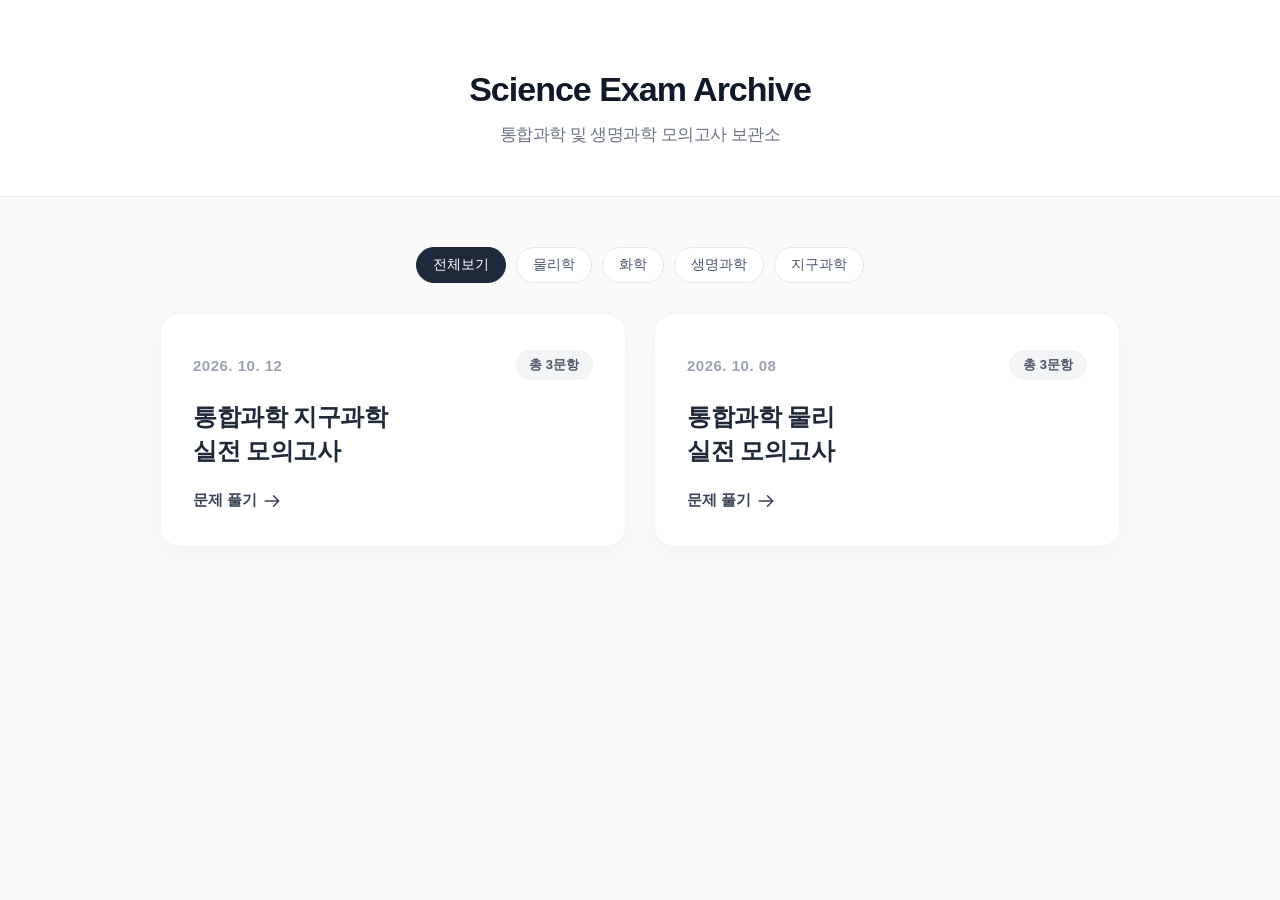
<file: index.html>
<!DOCTYPE html>
<html lang="ko">
<head>
    <meta charset="UTF-8">
    <meta name="viewport" content="width=device-width, initial-scale=1.0">
    <title>통합과학 모의고사 ARCHIEVE</title>
    <style>
        /* 기본 여백 및 폰트 초기화 */
        * { margin: 0; padding: 0; box-sizing: border-box; }
        body { 
            /* 깔끔한 웹 폰트 세팅 */
            font-family: 'Pretendard', 'Apple SD Gothic Neo', 'Malgun Gothic', sans-serif; 
            background-color: #fafafa; /* 아주 밝은 쿨그레이 배경 */
            color: #1a1a1a; 
            display: flex; 
            flex-direction: column; 
            align-items: center; 
            min-height: 100vh;
        }
        
        /* 상단 헤더 영역 (모던한 느낌) */
        .header {
            width: 100%;
            background-color: #ffffff;
            padding: 70px 20px 50px;
            text-align: center;
            border-bottom: 1px solid #eaeaea;
            margin-bottom: 50px;
        }
        .header h1 {
            font-size: 34px;
            font-weight: 800;
            letter-spacing: -1px;
            color: #111827;
            margin-bottom: 14px;
        }
        .header p {
            font-size: 17px;
            color: #6b7280;
            letter-spacing: -0.5px;
        }

        /* 메인 컨텐츠 영역 */
        .container {
            width: 100%;
            max-width: 1000px;
            padding: 0 20px;
        }

        /* 반응형 그리드 정렬 */
        .grid {
            display: grid;
            grid-template-columns: repeat(auto-fill, minmax(320px, 1fr));
            gap: 28px;
            padding-bottom: 80px;
        }

        /* 개별 문제 박스 (카드형 UI) */
        .card {
            background: #ffffff;
            border-radius: 20px;
            padding: 36px 32px;
            text-decoration: none;
            color: inherit;
            border: 1px solid #f3f4f6;
            box-shadow: 0 10px 30px rgba(0,0,0,0.03); /* 은은한 그림자 */
            transition: all 0.3s cubic-bezier(0.4, 0, 0.2, 1);
            display: flex;
            flex-direction: column;
            position: relative;
            overflow: hidden;
        }
        
        /* 마우스 올렸을 때 나타나는 상단 그라데이션 포인트 */
        .card::before {
            content: '';
            position: absolute;
            top: 0;
            left: 0;
            width: 100%;
            height: 4px;
            background: linear-gradient(90deg, #374151, #111827); /* 모노톤 그라데이션 */
            opacity: 0;
            transition: opacity 0.3s ease;
        }

        /* 마우스 호버 효과 */
        .card:hover {
            transform: translateY(-8px);
            box-shadow: 0 20px 40px rgba(0,0,0,0.08);
            border-color: #e5e7eb;
        }
        .card:hover::before {
            opacity: 1;
        }

        /* 카드 내 날짜 및 문항수 뱃지 */
        .card-header {
            display: flex;
            justify-content: space-between;
            align-items: center;
            margin-bottom: 20px;
        }
        .date {
            font-size: 15px;
            font-weight: 600;
            color: #9ca3af;
            letter-spacing: 0.5px;
        }
        .badge {
            background-color: #f3f4f6;
            color: #4b5563;
            padding: 6px 14px;
            border-radius: 20px;
            font-size: 13px;
            font-weight: 700;
        }

        /* 모의고사 제목 */
        .title {
            font-size: 24px;
            font-weight: 700;
            line-height: 1.4;
            color: #1f2937;
            margin-bottom: 24px;
            letter-spacing: -0.5px;
        }

        /* 하단 이동 버튼 */
        .footer {
            margin-top: auto;
            display: flex;
            align-items: center;
            font-size: 15px;
            color: #374151;
            font-weight: 700;
        }
        .footer svg {
            width: 18px;
            height: 18px;
            margin-left: 6px;
            transition: transform 0.2s;
        }
        .card:hover .footer svg {
            transform: translateX(6px); /* 화살표가 우측으로 살짝 이동 */
        }
    </style>
</head>
<body>
    
    <header class="header">
        <h1>Science Exam Archive</h1>
        <p> 통합과학 및 생명과학 모의고사 보관소</p>
    </header>
    
    <main class="container">
    
    <!-- 💡 style.css 캐시 딜레이를 무시하기 위해 HTML에 디자인 직접 주입 -->
    <style>
        .filter-container { display: flex; justify-content: center; gap: 10px; margin-bottom: 30px; }
        .filter-btn { padding: 8px 16px; border: 1px solid #e2e8f0; background-color: #ffffff; color: #475569; border-radius: 20px; font-size: 14px; font-weight: 500; cursor: pointer; transition: all 0.2s ease; }
        .filter-btn:hover { background-color: #f1f5f9; }
        .filter-btn.active { background-color: #1e293b; color: #ffffff; border-color: #1e293b; }
    </style>

    <!-- 과목 필터 버튼 영역 -->
    <div class="filter-container">
        <!-- 버튼 클릭 시 filterExams('과목태그', this) 함수가 실행됩니다 -->
        <button class="filter-btn active" onclick="filterExams('all', this)">전체보기</button>
        <button class="filter-btn" onclick="filterExams('physics', this)">물리학</button>
        <button class="filter-btn" onclick="filterExams('chemical', this)">화학</button>
        <button class="filter-btn" onclick="filterExams('life', this)">생명과학</button>
        <button class="filter-btn" onclick="filterExams('earth', this)">지구과학</button>

    </div>

    <!-- 문제 박스가 자동으로 들어갈 빈 공간 -->
    <div class="grid" id="exam-grid"></div>

</main>
        
<!-- 데이터 파일 불러오기 -->
<script src="exam-data.js"></script>

<!-- 필터링 및 화면 그리기 스크립트 -->
<script>
    const grid = document.getElementById("exam-grid");

    // 1. 화면에 박스를 그려주는 함수
    function renderExams(subjectFilter) {
        grid.innerHTML = ""; // 기존에 그려진 박스들을 전부 지움

        examList.forEach(exam => {
            // 'all'이거나, 내가 누른 과목과 데이터의 과목이 일치할 때만 그림
            if (subjectFilter === 'all' || exam.subject === subjectFilter) {
                const cardHTML = `
                    <a href="${exam.link}" class="card">
                        <div class="card-header">
                            <span class="date">${exam.date}</span>
                            <span class="badge">총 ${exam.count}문항</span>
                        </div>
                        <div class="title">${exam.title} <br>실전 모의고사</div>
                        <div class="footer">
                            문제 풀기
                            <svg fill="none" stroke="currentColor" viewBox="0 0 24 24"><path stroke-linecap="round" stroke-linejoin="round" stroke-width="2" d="M14 5l7 7m0 0l-7 7m7-7H3"></path></svg>
                        </div>
                    </a>
                `;
                grid.innerHTML += cardHTML; // 화면에 밀어넣기
            }
        });
    }

    // 2. 버튼 클릭 시 작동하는 함수
    function filterExams(subject, btnElement) {
        // 모든 버튼의 색상을 원래대로(흰색) 되돌림
        const buttons = document.querySelectorAll('.filter-btn');
        buttons.forEach(btn => btn.classList.remove('active'));
        
        // 방금 클릭한 버튼만 색상을 진하게(활성화) 변경함
        btnElement.classList.add('active');

        // 선택한 과목에 맞춰서 화면 다시 그리기
        renderExams(subject);
    }

    // 처음 사이트에 접속했을 때는 '전체보기'로 화면을 채움
    renderExams('all');
</script>


</body>
</html>
</file>
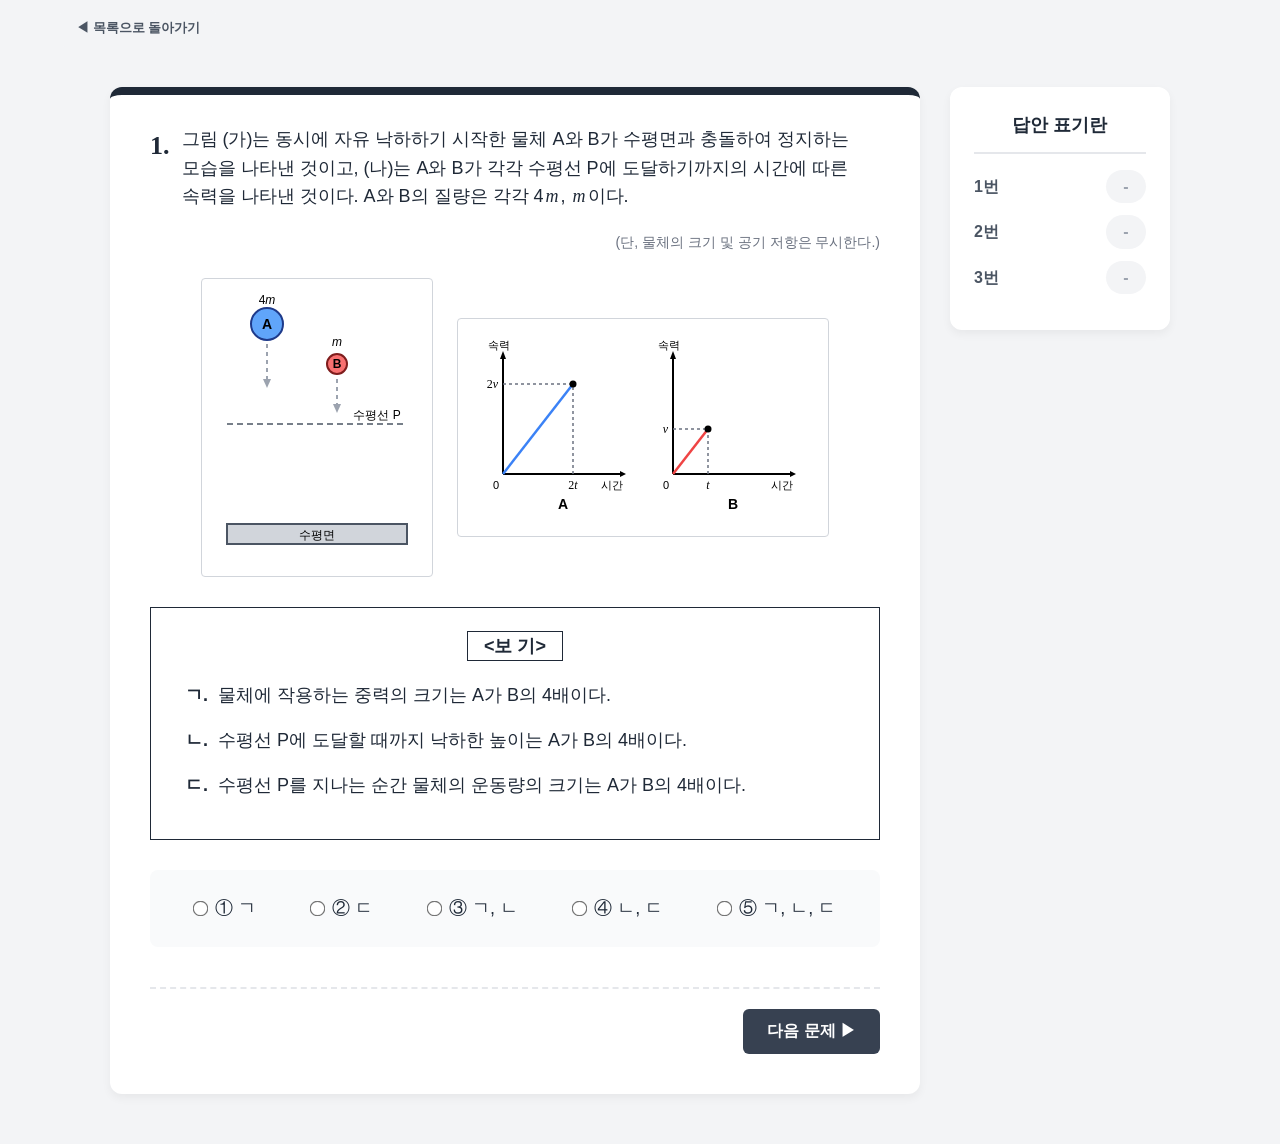
<file: 2026-10-08.html>
<!DOCTYPE html>
<html lang="ko">
<head>
    <meta charset="UTF-8">
    <meta name="viewport" content="width=device-width, initial-scale=1.0">
    <title>2026-10-08 통합과학 역학</title>
    <style>
        /* 기본 여백 및 폰트 초기화 (글자 찢어짐 방지) */
        * { margin: 0; padding: 0; box-sizing: border-box; word-break: keep-all; overflow-wrap: break-word; }
        body { font-family: 'Pretendard', 'Malgun Gothic', sans-serif; background-color: #f3f4f6; color: #1f2937; line-height: 1.6; padding-bottom: 50px; }
        
        /* 아래첨자 강제 교정 */
        sub { vertical-align: -0.2em !important; font-size: 0.75em !important; position: static !important; line-height: inherit !important; }
        i { font-family: 'Times New Roman', serif; padding: 0 2px;}

        /* 메인 레이아웃 (PC 기준) */
        .main-wrapper { display: flex; max-width: 1100px; margin: 40px auto 0; gap: 30px; padding: 0 20px; align-items: flex-start; }
        
        /* 왼쪽 문제 컨테이너 */
        .problem-area { flex: 1; background: white; border-radius: 12px; box-shadow: 0 4px 10px rgba(0,0,0,0.05); border-top: 8px solid #1f2937; overflow: hidden; position: relative; }
        
        /* 목록으로 버튼 */
        .problem-top-nav { padding: 24px 40px 0; }
        .btn-back-list { text-decoration: none; color: #6b7280; font-weight: bold; font-size: 15px; display: inline-flex; align-items: center; transition: color 0.2s; background: #f3f4f6; padding: 8px 16px; border-radius: 6px; }
        .btn-back-list:hover { color: #2563eb; background: #eff6ff; }

        .problem-slide { display: none; padding: 20px 40px 40px; animation: fadeIn 0.4s; }
        .problem-slide.active { display: block; }
        @keyframes fadeIn { from { opacity: 0; transform: translateY(10px); } to { opacity: 1; transform: translateY(0); } }

        /* 오른쪽 OMR 사이드바 */
        .omr-sidebar { width: 220px; background: white; border-radius: 12px; padding: 24px; box-shadow: 0 4px 10px rgba(0,0,0,0.05); position: sticky; top: 40px; }
        .omr-title { font-size: 18px; font-weight: bold; border-bottom: 2px solid #e5e7eb; padding-bottom: 12px; margin-bottom: 16px; text-align: center; }
        .omr-item { display: flex; justify-content: space-between; align-items: center; margin-bottom: 12px; font-size: 16px; }
        .omr-item .num { font-weight: bold; color: #4b5563; }
        .omr-item .ans { background: #f3f4f6; padding: 4px 12px; border-radius: 20px; color: #9ca3af; font-weight: bold; min-width: 40px; text-align: center; }
        .omr-item.checked .ans { background: #2563eb; color: white; }

        /* 문제 내부 요소 디자인 */
        .header-text { display: flex; margin-bottom: 20px; font-size: 18px; margin-top: 10px; }
        .question-num { font-size: 26px; font-weight: bold; margin-right: 12px; font-family: 'Times New Roman', serif; }
        .condition-text { text-align: right; font-size: 14px; margin-bottom: 24px; color: #6b7280; }
        .assets-area { display: flex; flex-direction: column; align-items: center; gap: 24px; margin-bottom: 30px; }
        .svg-box { padding: 15px; background-color: white; border: 1px solid #d1d5db; border-radius: 4px; overflow-x: auto; max-width: 100%;}
        table { width: 100%; max-width: 550px; border-collapse: collapse; border-top: 2px solid #111827; border-bottom: 2px solid #111827; text-align: center; }
        th { background-color: #f9fafb; border-bottom: 1px solid #111827; padding: 12px; font-weight: bold; }
        td { padding: 12px; border-bottom: 1px solid #e5e7eb; font-size: 17px; }
        th, td { border-left: 1px solid #d1d5db; border-right: 1px solid #d1d5db; }
        th:first-child, td:first-child { border-left: none; }
        th:last-child, td:last-child { border-right: none; }
        
        /* 보기 박스 텍스트 분해 방지 */
        .bogi-box { border: 1px solid #1f2937; padding: 24px; margin: 24px 0; font-size: 18px; }
        .bogi-title { display: block; text-align: center; margin-bottom: 20px; }
        .bogi-title span { border: 1px solid #1f2937; padding: 4px 16px; font-weight: bold; }
        .bogi-list { list-style: none; padding-left: 10px; margin: 0; }
        .bogi-list li { display: flex; align-items: flex-start; margin-bottom: 16px; }
        .bogi-list span.marker { font-weight: bold; margin-right: 10px; flex-shrink: 0; }
        .bogi-text { flex: 1; word-break: keep-all; }
        
        /* 5지선다 선택 라디오 버튼 영역 */
        .options-group { display: flex; justify-content: space-around; font-size: 18px; margin-top: 30px; margin-bottom: 40px; background: #f9fafb; padding: 16px; border-radius: 8px; }
        .option-label { display: flex; align-items: center; cursor: pointer; padding: 8px 12px; border-radius: 6px; transition: background 0.2s; }
        .option-label:hover { background: #e5e7eb; }
        .option-label input[type="radio"] { margin-right: 8px; transform: scale(1.2); cursor: pointer; }

        /* 하단 이전/다음 버튼 */
        .nav-buttons { display: flex; justify-content: space-between; align-items: center; margin-top: 20px; padding-top: 20px; border-top: 2px dashed #e5e7eb; }
        .btn-nav { padding: 12px 24px; font-size: 16px; font-weight: bold; border-radius: 6px; cursor: pointer; border: none; transition: background 0.2s; }
        .btn-prev { background-color: #f3f4f6; color: #4b5563; }
        .btn-prev:hover { background-color: #e5e7eb; }
        .btn-next { background-color: #374151; color: white; }
        .btn-next:hover { background-color: #1f2937; }
        .btn-submit { background-color: #2563eb; color: white; }
        .btn-submit:hover { background-color: #1d4ed8; }

        /* 결과 화면 */
        #result-screen { display: none; max-width: 800px; margin: 50px auto; background: white; padding: 50px; border-radius: 12px; text-align: center; box-shadow: 0 4px 10px rgba(0,0,0,0.05); }
        .score-text { font-size: 32px; font-weight: bold; margin-bottom: 30px; color: #111827; }
        .btn-return { background: #f59e0b; color: white; padding: 14px 28px; font-size: 18px; font-weight: bold; border: none; border-radius: 8px; cursor: pointer; margin-bottom: 40px; }
        .btn-return:hover { background: #d97706; }
        
        /* 해설 목록 및 레이아웃 */
        .exp-section-title { font-size: 22px; font-weight: bold; margin-bottom: 20px; text-align: left; border-bottom: 2px solid #1f2937; padding-bottom: 10px; }
        .exp-list { display: flex; flex-direction: column; gap: 12px; }
        .exp-btn { background: #f3f4f6; border: 1px solid #d1d5db; padding: 16px; font-size: 18px; font-weight: bold; text-align: left; border-radius: 8px; cursor: pointer; transition: all 0.2s; }
        .exp-btn:hover { background: #e5e7eb; border-color: #9ca3af; transform: translateX(5px); }

        /* 양옆 해설 보기 화면 */
        #explanation-view { display: none; max-width: 1300px; margin: 30px auto; gap: 30px; padding: 0 20px; align-items: flex-start; }
        .exp-left, .exp-right { background: white; border-radius: 12px; padding: 40px; box-shadow: 0 4px 10px rgba(0,0,0,0.05); }
        .exp-left { flex: 6; border-top: 8px solid #374151; overflow-x: auto; }
        .exp-right { flex: 4; border-top: 8px solid #10b981; position: sticky; top: 40px; font-size: 17px; line-height: 1.8; }
        
        /* 숨겨진 원본 해설 데이터 */
        .sol-data-hidden { display: none; }

        /* =========================================
           📱 스마트폰(모바일) 환경을 위한 반응형 최적화
           ========================================= */
        @media (max-width: 850px) {
            /* 1. 억지로 노출시키는 오류 코드를 지우고, 방향만 세로(column)로 꺾어줍니다 */
            .main-wrapper, #explanation-view { 
                flex-direction: column !important; 
                padding: 0 10px; 
                margin-top: 15px; 
            }
            
            /* 2. 가로 폭 제한 해제 (화면을 100% 꽉 채우기) */
            .problem-area, .omr-sidebar, .exp-left, .exp-right { 
                width: 100% !important; 
                position: relative !important; 
                top: 0 !important; 
                margin-bottom: 20px; 
            }
            
            /* 3. 모바일용 문제 여백 조정 */
            .problem-slide { padding: 20px 15px 30px; }
            .problem-top-nav { padding: 15px 15px 0; }
            
            /* 4. 그래프(SVG) 크기 자동 조절 */
            .assets-area { flex-direction: column !important; }
            .svg-box { width: 100%; text-align: center; overflow-x: auto; }
            .svg-box svg { max-width: 100%; height: auto; }
            
            /* 5. 5지선다 선택지 두 줄 배치 */
            .options-group { flex-wrap: wrap; gap: 10px; justify-content: flex-start; }
            .option-label { width: 45%; font-size: 16px; }

            /* 6. OMR 답안지 가로형 콤팩트 디자인 (문제 밑에 다소곳하게 배치) */
            .omr-sidebar { 
                display: flex !important; 
                flex-wrap: wrap; 
                padding: 16px; 
                gap: 8px; 
            }
            .omr-title { 
                width: 100%; 
                text-align: left; 
                margin-bottom: 0; 
                padding-bottom: 4px; 
                font-size: 15px; 
                border-bottom: none;
            }
            .omr-item { 
                flex: 1; 
                margin-bottom: 0; 
                background: #f9fafb; 
                padding: 8px; 
                border-radius: 8px; 
                justify-content: center; 
                gap: 6px; 
                font-size: 14px;
            }
        }
    </style>
</head>
<body>

    <!-- 목록으로 돌아가기 -->
    <div class="top-nav-bar" style="max-width: 1200px; margin: 10px auto; padding: 0 20px;">
        <a href="index.html" class="btn-back-list" style="text-decoration: none; color: #4b5563; font-size: 13px; display: inline-flex; align-items: center; gap: 4px;">
            ◀ 목록으로 돌아가기
        </a>
    </div>

    <!-- 문제 풀이 메인 화면 -->
    <div id="test-view" class="main-wrapper">
        
        <!-- 왼쪽 문제 영역 -->
        <div class="problem-area">
            
            <!-- 문제 1 -->
            <div id="prob1" class="problem-slide active">
                <div id="prob1-content">
                    <div class="header-text"><span class="question-num">1.</span><div>그림 (가)는 동시에 자유 낙하하기 시작한 물체 A와 B가 수평면과 충돌하여 정지하는 모습을 나타낸 것이고, (나)는 A와 B가 각각 수평선 P에 도달하기까지의 시간에 따른 속력을 나타낸 것이다. A와 B의 질량은 각각 4<i>m</i>, <i>m</i>이다.</div></div>
                    <div class="condition-text">(단, 물체의 크기 및 공기 저항은 무시한다.)</div>
                    <div class="assets-area" style="flex-direction: row; justify-content: center; flex-wrap: wrap;">
                        <div class="svg-box">
                            <svg width="200" height="260" viewBox="0 0 200 260" xmlns="http://www.w3.org/2000/svg">
                                <rect x="10" y="230" width="180" height="20" fill="#d1d5db" stroke="#4b5563" stroke-width="2"/>
                                <text x="100" y="245" text-anchor="middle" font-size="12" fill="black">수평면</text>
                                <line x1="10" y1="130" x2="190" y2="130" stroke="#4b5563" stroke-width="1.5" stroke-dasharray="6,4"/>
                                <text x="160" y="125" text-anchor="middle" font-size="12" fill="black">수평선 P</text>
                                <circle cx="50" cy="30" r="16" fill="#60a5fa" stroke="#1e3a8a" stroke-width="2"/>
                                <text x="50" y="35" text-anchor="middle" font-size="14" font-weight="bold" fill="black">A</text>
                                <text x="50" y="10" text-anchor="middle" font-size="12" fill="black">4<tspan font-style="italic">m</tspan></text>
                                <line x1="50" y1="50" x2="50" y2="90" stroke="#9ca3af" stroke-width="2" stroke-dasharray="4,4"/>
                                <polygon points="46,85 54,85 50,94" fill="#9ca3af"/>
                                <circle cx="120" cy="70" r="10" fill="#f87171" stroke="#7f1d1d" stroke-width="2"/>
                                <text x="120" y="74" text-anchor="middle" font-size="12" font-weight="bold" fill="black">B</text>
                                <text x="120" y="52" text-anchor="middle" font-size="12" fill="black"><tspan font-style="italic">m</tspan></text>
                                <line x1="120" y1="85" x2="120" y2="115" stroke="#9ca3af" stroke-width="2" stroke-dasharray="4,4"/>
                                <polygon points="116,110 124,110 120,119" fill="#9ca3af"/>
                            </svg>
                        </div>
                        <div class="svg-box">
                            <svg width="340" height="180" viewBox="0 0 340 180" xmlns="http://www.w3.org/2000/svg">
                                <g transform="translate(10, 0)">
                                    <line x1="20" y1="140" x2="140" y2="140" stroke="black" stroke-width="2"/>
                                    <line x1="20" y1="140" x2="20" y2="20" stroke="black" stroke-width="2"/>
                                    <polygon points="137,137 143,140 137,143" fill="black"/>
                                    <polygon points="17,25 20,17 23,25" fill="black"/>
                                    <text x="140" y="155" text-anchor="end" font-size="11" fill="black">시간</text>
                                    <text x="5" y="15" text-anchor="start" font-size="11" fill="black">속력</text>
                                    <text x="10" y="155" font-size="11" fill="black">0</text>
                                    <line x1="20" y1="140" x2="90" y2="50" stroke="#3b82f6" stroke-width="2.5"/>
                                    <line x1="20" y1="50" x2="90" y2="50" stroke="#6b7280" stroke-width="1.5" stroke-dasharray="3,3"/>
                                    <line x1="90" y1="140" x2="90" y2="50" stroke="#6b7280" stroke-width="1.5" stroke-dasharray="3,3"/>
                                    <circle cx="90" cy="50" r="3.5" fill="black"/>
                                    <text x="15" y="54" text-anchor="end" font-size="12" font-family="serif" fill="black">2<tspan font-style="italic">v</tspan></text>
                                    <text x="90" y="155" text-anchor="middle" font-size="12" font-family="serif" fill="black">2<tspan font-style="italic">t</tspan></text>
                                    <text x="80" y="175" text-anchor="middle" font-weight="bold" font-size="14" fill="black">A</text>
                                </g>
                                <g transform="translate(180, 0)">
                                    <line x1="20" y1="140" x2="140" y2="140" stroke="black" stroke-width="2"/>
                                    <line x1="20" y1="140" x2="20" y2="20" stroke="black" stroke-width="2"/>
                                    <polygon points="137,137 143,140 137,143" fill="black"/>
                                    <polygon points="17,25 20,17 23,25" fill="black"/>
                                    <text x="140" y="155" text-anchor="end" font-size="11" fill="black">시간</text>
                                    <text x="5" y="15" text-anchor="start" font-size="11" fill="black">속력</text>
                                    <text x="10" y="155" font-size="11" fill="black">0</text>
                                    <line x1="20" y1="140" x2="55" y2="95" stroke="#ef4444" stroke-width="2.5"/>
                                    <line x1="20" y1="95" x2="55" y2="95" stroke="#6b7280" stroke-width="1.5" stroke-dasharray="3,3"/>
                                    <line x1="55" y1="140" x2="55" y2="95" stroke="#6b7280" stroke-width="1.5" stroke-dasharray="3,3"/>
                                    <circle cx="55" cy="95" r="3.5" fill="black"/>
                                    <text x="15" y="99" text-anchor="end" font-size="12" font-family="serif" fill="black"><tspan font-style="italic">v</tspan></text>
                                    <text x="55" y="155" text-anchor="middle" font-size="12" font-family="serif" fill="black"><tspan font-style="italic">t</tspan></text>
                                    <text x="80" y="175" text-anchor="middle" font-weight="bold" font-size="14" fill="black">B</text>
                                </g>
                            </svg>
                        </div>
                    </div>
                    <div class="bogi-box">
                        <div class="bogi-title"><span>&lt;보 기&gt;</span></div>
                        <ul class="bogi-list">
                            <li><span class="marker">ㄱ.</span> 물체에 작용하는 중력의 크기는 A가 B의 4배이다.</li>
                            <li><span class="marker">ㄴ.</span> 수평선 P에 도달할 때까지 낙하한 높이는 A가 B의 4배이다.</li>
                            <li><span class="marker">ㄷ.</span> 수평선 P를 지나는 순간 물체의 운동량의 크기는 A가 B의 4배이다.</li>
                        </ul>
                    </div>
                </div> <!-- prob1-content 끝 -->
                
                <div class="options-group">
                    <label class="option-label"><input type="radio" name="ans1" value="1" onclick="markAnswer(1, 1)"> ① ㄱ</label>
                    <label class="option-label"><input type="radio" name="ans1" value="2" onclick="markAnswer(1, 2)"> ② ㄷ</label>
                    <label class="option-label"><input type="radio" name="ans1" value="3" onclick="markAnswer(1, 3)"> ③ ㄱ, ㄴ</label>
                    <label class="option-label"><input type="radio" name="ans1" value="4" onclick="markAnswer(1, 4)"> ④ ㄴ, ㄷ</label>
                    <label class="option-label"><input type="radio" name="ans1" value="5" onclick="markAnswer(1, 5)"> ⑤ ㄱ, ㄴ, ㄷ</label>
                </div>
                
                <div class="nav-buttons">
                    <button class="btn-nav btn-prev" style="visibility: hidden;">이전 문제</button>
                    <button class="btn-nav btn-next" onclick="navProb(2)">다음 문제 ▶</button>
                </div>
            </div>

            <!-- 문제 2 -->
            <div id="prob2" class="problem-slide">
                <div id="prob2-content">
                    <div class="header-text"><span class="question-num">2.</span><div>그림은 쇠구슬 발사 장치를 이용하여 수평면으로부터 서로 다른 높이에 있는 쇠구슬 A를 가만히 놓는 순간, 쇠구슬 B를 수평 방향으로 발사시키는 모습을 나타낸 것이다. 표는 실험 Ⅰ, Ⅱ에서 A, B가 각각 수평면에 도달할 때까지의 낙하 시간과 B의 수평 도달 거리를 나타낸 것이다.</div></div>
                    <div class="condition-text">(단, A와 B의 크기 및 공기 저항은 무시한다.)</div>
                    <div class="assets-area">
                        <div class="svg-box">
                            <svg width="400" height="280" viewBox="0 0 400 280" xmlns="http://www.w3.org/2000/svg">
                                <rect x="10" y="240" width="380" height="20" fill="#d1d5db" stroke="#4b5563" stroke-width="2"/>
                                <text x="50" y="255" font-size="16" font-family="sans-serif" font-weight="bold" fill="black">수평면</text>
                                <circle cx="100" cy="120" r="12" fill="#d4a373" stroke="#8a5a44" stroke-width="1.5"/>
                                <text x="100" y="100" text-anchor="middle" font-size="18" font-family="serif" fill="black">A</text>
                                <line x1="100" y1="135" x2="100" y2="230" stroke="black" stroke-width="1.5" stroke-dasharray="4,4"/>
                                <polygon points="96,220 104,220 100,228" fill="black"/>
                                <line x1="50" y1="120" x2="80" y2="120" stroke="#9ca3af" stroke-dasharray="3,3" stroke-width="1.5"/>
                                <line x1="65" y1="120" x2="65" y2="240" stroke="black" stroke-width="1"/>
                                <polygon points="62,125 68,125 65,120" fill="black"/>
                                <polygon points="62,235 68,235 65,240" fill="black"/>
                                <text x="40" y="185" font-size="18" font-family="serif" fill="black"><tspan font-style="italic">h</tspan><tspan dy="5" font-size="12">A</tspan></text>
                                <rect x="160" y="50" width="60" height="24" fill="#e5e7eb" stroke="#4b5563" stroke-width="1.5"/>
                                <line x1="200" y1="50" x2="200" y2="35" stroke="#4b5563" stroke-width="2"/>
                                <rect x="196" y="25" width="8" height="10" fill="#9ca3af"/>
                                <text x="190" y="18" font-size="16" font-family="sans-serif" fill="black">쇠구슬 발사 장치</text>
                                <circle cx="230" cy="62" r="12" fill="#9ca3af" stroke="#4b5563" stroke-width="1.5"/>
                                <text x="230" y="42" text-anchor="middle" font-size="18" font-family="serif" fill="black">B</text>
                                <line x1="242" y1="62" x2="380" y2="62" stroke="#9ca3af" stroke-dasharray="4,4" stroke-width="1.5"/>
                                <polyline points="230,74 242,74 242,62" fill="none" stroke="#ec4899" stroke-width="1.5"/>
                                <line x1="230" y1="74" x2="230" y2="240" stroke="black" stroke-width="1.5" stroke-dasharray="4,4"/>
                                <line x1="210" y1="62" x2="210" y2="240" stroke="black" stroke-width="1"/>
                                <polygon points="207,67 213,67 210,62" fill="black"/>
                                <polygon points="207,235 213,235 210,240" fill="black"/>
                                <text x="185" y="155" font-size="18" font-family="serif" fill="black"><tspan font-style="italic">h</tspan><tspan dy="5" font-size="12">B</tspan></text>
                                <polyline points="230,228 242,228 242,240" fill="none" stroke="#ec4899" stroke-width="1.5"/>
                                <path d="M 230 62 Q 330 62 360 228" fill="none" stroke="black" stroke-width="1.5"/>
                                <polygon points="353,218 360,228 364,215" fill="black" transform="rotate(30 360 228)"/>
                                <circle cx="360" cy="228" r="12" fill="#9ca3af" stroke="#4b5563" stroke-width="1.5"/>
                                <line x1="230" y1="260" x2="360" y2="260" stroke="black" stroke-width="1"/>
                                <polygon points="235,257 235,263 230,260" fill="black"/>
                                <polygon points="355,257 355,263 360,260" fill="black"/>
                                <text x="295" y="275" text-anchor="middle" font-size="16" font-family="sans-serif" fill="black">수평 도달 거리</text>
                                <line x1="230" y1="240" x2="230" y2="265" stroke="#9ca3af" stroke-width="1"/>
                                <line x1="360" y1="240" x2="360" y2="265" stroke="#9ca3af" stroke-width="1"/>
                            </svg>
                        </div>
                        <table>
                            <thead><tr><th>실험</th><th>A의 낙하 시간</th><th>B의 낙하 시간</th><th>B의 수평 도달 거리</th></tr></thead>
                            <tbody>
                                <tr><td><b>Ⅰ</b></td><td><i>t</i><sub>0</sub></td><td>2<i>t</i><sub>0</sub></td><td>2<i>R</i></td></tr>
                                <tr><td><b>Ⅱ</b></td><td>2<i>t</i><sub>0</sub></td><td>3<i>t</i><sub>0</sub></td><td>6<i>R</i></td></tr>
                            </tbody>
                        </table>
                    </div>
                    <div class="bogi-box">
                        <div class="bogi-title"><span>&lt;보 기&gt;</span></div>
                        <ul class="bogi-list">
                            <li><span class="marker">ㄱ.</span> B를 수평 방향으로 발사한 초기 속력은 실험 Ⅱ가 실험 Ⅰ의 2배이다.</li>
                            <li><span class="marker">ㄴ.</span> 수평면에 도달하기 직전, 연직 방향의 속력은 실험 Ⅰ의 B가 실험 Ⅰ의 A의 2배이다.</li>
                            <li><span class="marker">ㄷ.</span> 운동하는 동안 B에 작용하는 중력의 방향은 B의 운동 방향과 같다.</li>
                        </ul>
                    </div>
                </div> <!-- prob2-content 끝 -->

                <div class="options-group">
                    <label class="option-label"><input type="radio" name="ans2" value="1" onclick="markAnswer(2, 1)"> ① ㄱ</label>
                    <label class="option-label"><input type="radio" name="ans2" value="2" onclick="markAnswer(2, 2)"> ② ㄴ</label>
                    <label class="option-label"><input type="radio" name="ans2" value="3" onclick="markAnswer(2, 3)"> ③ ㄱ, ㄴ</label>
                    <label class="option-label"><input type="radio" name="ans2" value="4" onclick="markAnswer(2, 4)"> ④ ㄴ, ㄷ</label>
                    <label class="option-label"><input type="radio" name="ans2" value="5" onclick="markAnswer(2, 5)"> ⑤ ㄱ, ㄴ, ㄷ</label>
                </div>
                
                <div class="nav-buttons">
                    <button class="btn-nav btn-prev" onclick="navProb(1)">◀ 이전 문제</button>
                    <button class="btn-nav btn-next" onclick="navProb(3)">다음 문제 ▶</button>
                </div>
            </div>

            <!-- 문제 3 -->
            <div id="prob3" class="problem-slide">
                <div id="prob3-content">
                    <div class="header-text"><span class="question-num">3.</span><div>그림은 지표면 근처 서로 다른 높이에서 동시에 가만히 놓은 물체 A, B가 자유 낙하하는 모습을 나타낸 것이다. A의 질량은 <i>m</i>이고, B의 질량은 2<i>m</i>이다. A는 점 P<sub>A</sub>, Q<sub>A</sub>, R<sub>A</sub>를, B는 점 P<sub>B</sub>, Q<sub>B</sub>, R<sub>B</sub>를 순서대로 지나며, Q<sub>A</sub>와 P<sub>B</sub>는 수평면으로부터 같은 높이에 있다. 표는 두 물체를 놓은 순간부터 각 지점까지 도달하는 데 걸린 시간을 나타낸 것이다.</div></div>
                    <div class="condition-text">(단, 물체의 크기 및 공기 저항은 무시한다.)</div>
                    <div class="assets-area">
                        <div class="svg-box">
                            <svg width="400" height="320" viewBox="0 0 400 320" xmlns="http://www.w3.org/2000/svg">
                                <rect x="10" y="300" width="380" height="16" fill="#d1d5db" stroke="#4b5563" stroke-width="2"/>
                                <text x="200" y="313" text-anchor="middle" font-size="14" font-weight="bold" fill="#374151">지 표 면</text>
                                <line x1="120" y1="30" x2="120" y2="280" stroke="#9ca3af" stroke-width="2" stroke-dasharray="6,4"/>
                                <text x="120" y="15" text-anchor="middle" font-size="14" font-weight="bold" fill="black">A (<tspan font-style="italic">m</tspan>)</text>
                                <circle cx="120" cy="30" r="12" fill="#fca5a5" stroke="#b91c1c" stroke-width="2"/>
                                <text x="120" y="34" text-anchor="middle" font-weight="bold" font-size="12" fill="#7f1d1d">A</text>
                                <circle cx="120" cy="50" r="12" fill="#fee2e2" stroke="#ef4444" stroke-width="1.5" stroke-dasharray="2,2"/>
                                <text x="120" y="54" text-anchor="middle" font-weight="bold" font-size="12" fill="#ef4444">A</text>
                                <text x="95" y="55" text-anchor="end" font-weight="bold" fill="black">P<tspan dy="4" font-size="10">A</tspan></text>
                                <circle cx="120" cy="110" r="12" fill="#fca5a5" stroke="#b91c1c" stroke-width="2"/>
                                <text x="120" y="114" text-anchor="middle" font-weight="bold" font-size="12" fill="#7f1d1d">A</text>
                                <text x="95" y="115" text-anchor="end" font-weight="bold" fill="black">Q<tspan dy="4" font-size="10">A</tspan></text>
                                <circle cx="120" cy="210" r="12" fill="#fee2e2" stroke="#ef4444" stroke-width="1.5" stroke-dasharray="2,2"/>
                                <text x="120" y="214" text-anchor="middle" font-weight="bold" font-size="12" fill="#ef4444">A</text>
                                <text x="95" y="215" text-anchor="end" font-weight="bold" fill="black">R<tspan dy="4" font-size="10">A</tspan></text>
                                <line x1="280" y1="90" x2="280" y2="280" stroke="#9ca3af" stroke-width="2" stroke-dasharray="6,4"/>
                                <text x="280" y="70" text-anchor="middle" font-size="14" font-weight="bold" fill="black">B (2<tspan font-style="italic">m</tspan>)</text>
                                <circle cx="280" cy="90" r="14" fill="#93c5fd" stroke="#1d4ed8" stroke-width="2"/>
                                <text x="280" y="95" text-anchor="middle" font-weight="bold" font-size="13" fill="#1e3a8a">B</text>
                                <circle cx="280" cy="110" r="14" fill="#93c5fd" stroke="#1d4ed8" stroke-width="2"/>
                                <text x="280" y="115" text-anchor="middle" font-weight="bold" font-size="13" fill="#1e3a8a">B</text>
                                <text x="305" y="115" text-anchor="start" font-weight="bold" fill="black">P<tspan dy="4" font-size="10">B</tspan></text>
                                <circle cx="280" cy="170" r="14" fill="#dbeafe" stroke="#3b82f6" stroke-width="1.5" stroke-dasharray="2,2"/>
                                <text x="280" y="175" text-anchor="middle" font-weight="bold" font-size="13" fill="#3b82f6">B</text>
                                <text x="305" y="175" text-anchor="start" font-weight="bold" fill="black">Q<tspan dy="4" font-size="10">B</tspan></text>
                                <circle cx="280" cy="270" r="14" fill="#dbeafe" stroke="#3b82f6" stroke-width="1.5" stroke-dasharray="2,2"/>
                                <text x="280" y="275" text-anchor="middle" font-weight="bold" font-size="13" fill="#3b82f6">B</text>
                                <text x="305" y="275" text-anchor="start" font-weight="bold" fill="black">R<tspan dy="4" font-size="10">B</tspan></text>
                                <line x1="120" y1="110" x2="280" y2="110" stroke="#047857" stroke-width="2" stroke-dasharray="8,4"/>
                                <text x="200" y="105" text-anchor="middle" font-size="13" font-weight="bold" fill="#047857">같은 높이</text>
                            </svg>
                        </div>
                        <table>
                            <thead><tr><th>물체</th><th>P 도달 시간</th><th>Q 도달 시간</th><th>R 도달 시간</th></tr></thead>
                            <tbody>
                                <tr><td><b>A</b></td><td><i>t</i><sub>0</sub></td><td>2<i>t</i><sub>0</sub></td><td>3<i>t</i><sub>0</sub></td></tr>
                                <tr><td><b>B</b></td><td><i>t</i><sub>0</sub></td><td>2<i>t</i><sub>0</sub></td><td>3<i>t</i><sub>0</sub></td></tr>
                            </tbody>
                        </table>
                    </div>
                    <div class="bogi-box">
                        <div class="bogi-title"><span>&lt;보 기&gt;</span></div>
                        <ul class="bogi-list">
                            <li>
                                <span class="marker">ㄱ.</span>
                                <div class="bogi-text">가만히 놓은 순간, 두 물체의 높이 차이는 A가 P<sub>A</sub>까지 낙하한 거리의 3배이다.</div>
                            </li>
                            <li>
                                <span class="marker">ㄴ.</span>
                                <div class="bogi-text">Q<sub>A</sub>를 지날 때 A의 운동량의 크기는 P<sub>B</sub>를 지날 때 B의 운동량의 크기와 같다.</div>
                            </li>
                            <li>
                                <span class="marker">ㄷ.</span>
                                <div class="bogi-text">A가 P<sub>A</sub>에서 Q<sub>A</sub>까지 낙하하는 거리는 B가 Q<sub>B</sub>에서 R<sub>B</sub>까지 낙하하는 거리와 같다.</div>
                            </li>
                        </ul>
                    </div>
                </div> <!-- prob3-content 끝 -->

                <div class="options-group">
                    <label class="option-label"><input type="radio" name="ans3" value="1" onclick="markAnswer(3, 1)"> ① ㄱ</label>
                    <label class="option-label"><input type="radio" name="ans3" value="2" onclick="markAnswer(3, 2)"> ② ㄷ</label>
                    <label class="option-label"><input type="radio" name="ans3" value="3" onclick="markAnswer(3, 3)"> ③ ㄱ, ㄴ</label>
                    <label class="option-label"><input type="radio" name="ans3" value="4" onclick="markAnswer(3, 4)"> ④ ㄴ, ㄷ</label>
                    <label class="option-label"><input type="radio" name="ans3" value="5" onclick="markAnswer(3, 5)"> ⑤ ㄱ, ㄴ, ㄷ</label>
                </div>
                
                <div class="nav-buttons">
                    <button class="btn-nav btn-prev" onclick="navProb(2)">◀ 이전 문제</button>
                    <!-- 마지막 문제는 정답 확인 버튼 -->
                    <button class="btn-nav btn-submit" onclick="submitTest()">정답 확인 제출</button>
                </div>
            </div>

        </div> <!-- problem-area 끝 -->

        <!-- 오른쪽 OMR 사이드바 -->
        <div class="omr-sidebar">
            <div class="omr-title">답안 표기란</div>
            <div class="omr-item" id="omr-1"><span class="num">1번</span><span class="ans" id="ans-1">-</span></div>
            <div class="omr-item" id="omr-2"><span class="num">2번</span><span class="ans" id="ans-2">-</span></div>
            <div class="omr-item" id="omr-3"><span class="num">3번</span><span class="ans" id="ans-3">-</span></div>
        </div>

    </div> <!-- main-wrapper 끝 -->


    <!-- 결과 화면 -->
    <div id="result-screen">
        <div class="score-text" id="score-text">채점 중...</div>
        <button class="btn-return" onclick="returnToIncorrect()">◀ 틀린 문제로 돌아가기</button>
        
        <div class="exp-section-title">문항별 해설 보기</div>
        <div class="exp-list">
            <button class="exp-btn" onclick="openExplanation(1)">1번 문항 해설 열기 (정답: ③)</button>
            <button class="exp-btn" onclick="openExplanation(2)">2번 문항 해설 열기 (정답: ③)</button>
            <button class="exp-btn" onclick="openExplanation(3)">3번 문항 해설 열기 (정답: ③)</button>
        </div>
    </div>


    <!-- 양옆 분할 해설 뷰어 -->
    <div id="explanation-view">
        <div class="exp-left" id="exp-left-container">
            <!-- 자바스크립트로 선택한 문제 내용이 복사되어 들어옵니다 -->
        </div>
        <div class="exp-right">
            <button class="btn-nav btn-prev" style="margin-bottom:20px; font-size:14px; padding:8px 16px;" onclick="closeExplanation()">◀ 해설 닫기</button>
            <div id="exp-right-content">
                <!-- 해설 내용이 들어옵니다 -->
            </div>
        </div>
    </div>

    <!-- 원본 해설 데이터 보관소 (화면엔 안보임) -->
    <div class="sol-data-hidden">
        <div id="sol1-data">
            <h3 style="color: #1d4ed8; margin-top: 0;">정답: ③ (ㄱ, ㄴ)</h3>
            <p><b>[핵심 개념]</b><br>중력의 크기는 질량에 비례하며, v-t 그래프의 아래 면적은 이동거리(낙하 높이)를 의미합니다.</p>
            <p><b>ㄱ. (참)</b> 중력(무게)은 질량에 비례합니다. A의 질량이 B의 4배이므로 중력도 4배입니다.</p>
            <p><b>ㄴ. (참)</b> v-t 그래프 넓이는 B가 0.5×t×v 이고, A는 0.5×2t×2v = 2vt 이므로 A가 B의 4배입니다.</p>
            <p><b>ㄷ. (거짓)</b> 운동량(p=mv)은 P를 지날 때 A가 4m × 2v = 8mv 이고, B는 m × v = mv 입니다. 따라서 A가 B의 8배입니다.</p>
        </div>
        <div id="sol2-data">
            <h3 style="color: #1d4ed8; margin-top: 0;">정답: ③ (ㄱ, ㄴ)</h3>
            <p><b>[핵심 개념]</b><br>수평으로 던진 물체의 수평 속력은 '수평 도달 거리 / 낙하 시간'으로 구하며, 연직 속력은 낙하 시간에 비례하여 증가합니다.</p>
            <p><b>ㄱ. (참)</b> 수평 속력은 실험 Ⅰ이 2R/2t₀ = R/t₀ 이고, 실험 Ⅱ는 6R/3t₀ = 2R/t₀ 이므로 실험 Ⅱ가 2배입니다.</p>
            <p><b>ㄴ. (참)</b> 연직 속력은 낙하 시간(t)에 비례(v=gt)합니다. 실험 Ⅰ에서 B의 낙하 시간(2t₀)이 A(t₀)의 2배이므로 속력도 2배입니다.</p>
            <p><b>ㄷ. (거짓)</b> 공기 저항이 없을 때 물체에 작용하는 중력은 항상 연직 아래 방향이지만, 물체의 운동 방향은 포물선 궤적의 접선 방향이므로 서로 일치하지 않습니다.</p>
        </div>
        <div id="sol3-data">
            <h3 style="color: #1d4ed8; margin-top: 0;">정답: ③ (ㄱ, ㄴ)</h3>
            <p><b>[핵심 개념]</b><br>자유 낙하 거리는 시간의 제곱에 비례(h ∝ t²)하고, 속력은 시간에 비례(v ∝ t)합니다.</p>
            <p><b>ㄱ. (참)</b> A가 t₀ 동안 낙하한 거리를 h라 하면 2t₀ 동안은 4h 낙하합니다. Q<sub>A</sub>(2t₀)와 P<sub>B</sub>(t₀) 고도가 같으므로 초기 높이 차이는 4h - h = 3h 입니다. 이는 A가 P<sub>A</sub>까지 낙하한 거리(h)의 3배가 맞습니다.</p>
            <p><b>ㄴ. (참)</b> 속력은 낙하 시간에 비례합니다. A는 2t₀일 때 통과하므로 속력이 2v, B는 t₀일 때 통과하므로 속력이 v입니다. 운동량은 A(m×2v=2mv)와 B(2m×v=2mv)로 서로 같습니다.</p>
            <p><b>ㄷ. (거짓)</b> A의 P<sub>A</sub> → Q<sub>A</sub> 구간 낙하 거리는 4h - h = 3h 이고, B의 Q<sub>B</sub> → R<sub>B</sub> 구간 낙하 거리는 9h - 4h = 5h 입니다. 속력이 계속 증가하므로 나중 구간의 거리가 더 깁니다.</p>
        </div>
    </div>

<script>
    const totalProb = 3;
    let answers = {1: 0, 2: 0, 3: 0};
    const correctAnswers = {1: 3, 2: 3, 3: 3}; // 정답 데이터
    let firstIncorrect = null;

    // 답안 마킹 함수
    function markAnswer(probNum, val) {
        answers[probNum] = val;
        const ansDisplay = document.getElementById('ans-' + probNum);
        ansDisplay.innerText = val + '번';
        document.getElementById('omr-' + probNum).classList.add('checked');
    }

    // 이전/다음 문제 이동 함수
    function navProb(targetNum) {
        for(let i=1; i<=totalProb; i++) {
            document.getElementById('prob' + i).classList.remove('active');
        }
        document.getElementById('prob' + targetNum).classList.add('active');
    }

    // 정답 확인 및 제출
    function submitTest() {
        let score = 0;
        firstIncorrect = null;
        
        for(let i=1; i<=totalProb; i++) {
            if(answers[i] === correctAnswers[i]) {
                score++;
            } else if (firstIncorrect === null) {
                firstIncorrect = i; // 처음 틀린 문제 번호 저장
            }
        }
        
        document.getElementById('test-view').style.display = 'none';
        document.getElementById('result-screen').style.display = 'block';
        
        if (score === totalProb) {
            document.getElementById('score-text').innerText = "💯 만점입니다! (3문제 정답)";
            document.querySelector('.btn-return').style.display = 'none';
        } else {
            document.getElementById('score-text').innerText = score + "문제 정답 / 총 3문제";
            document.querySelector('.btn-return').style.display = 'inline-block';
        }
    }

    // 틀린 문제로 돌아가기 (체크 상태는 HTML DOM에 그대로 유지됨)
    function returnToIncorrect() {
        document.getElementById('result-screen').style.display = 'none';
        document.getElementById('test-view').style.display = 'flex';
        // 처음 틀린 문제로 바로 이동
        if(firstIncorrect !== null) {
            navProb(firstIncorrect);
        } else {
            navProb(1); // 만약 오류로 null이면 1번으로
        }
    }

    // 양옆 분할 해설 뷰어 열기
    function openExplanation(probNum) {
        document.getElementById('result-screen').style.display = 'none';
        document.getElementById('explanation-view').style.display = 'flex';
        
        // 왼쪽 박스에 원본 문제 복사 (선지 및 버튼 제외)
        const contentHtml = document.getElementById('prob' + probNum + '-content').innerHTML;
        document.getElementById('exp-left-container').innerHTML = contentHtml;
        
        // 오른쪽 박스에 해설 데이터 가져오기
        const solHtml = document.getElementById('sol' + probNum + '-data').innerHTML;
        document.getElementById('exp-right-content').innerHTML = solHtml;
    }

    // 분할 해설 창 닫고 결과 창으로 복귀
    function closeExplanation() {
        document.getElementById('explanation-view').style.display = 'none';
        document.getElementById('result-screen').style.display = 'block';
    }
</script>
</body>
</html>
</file>
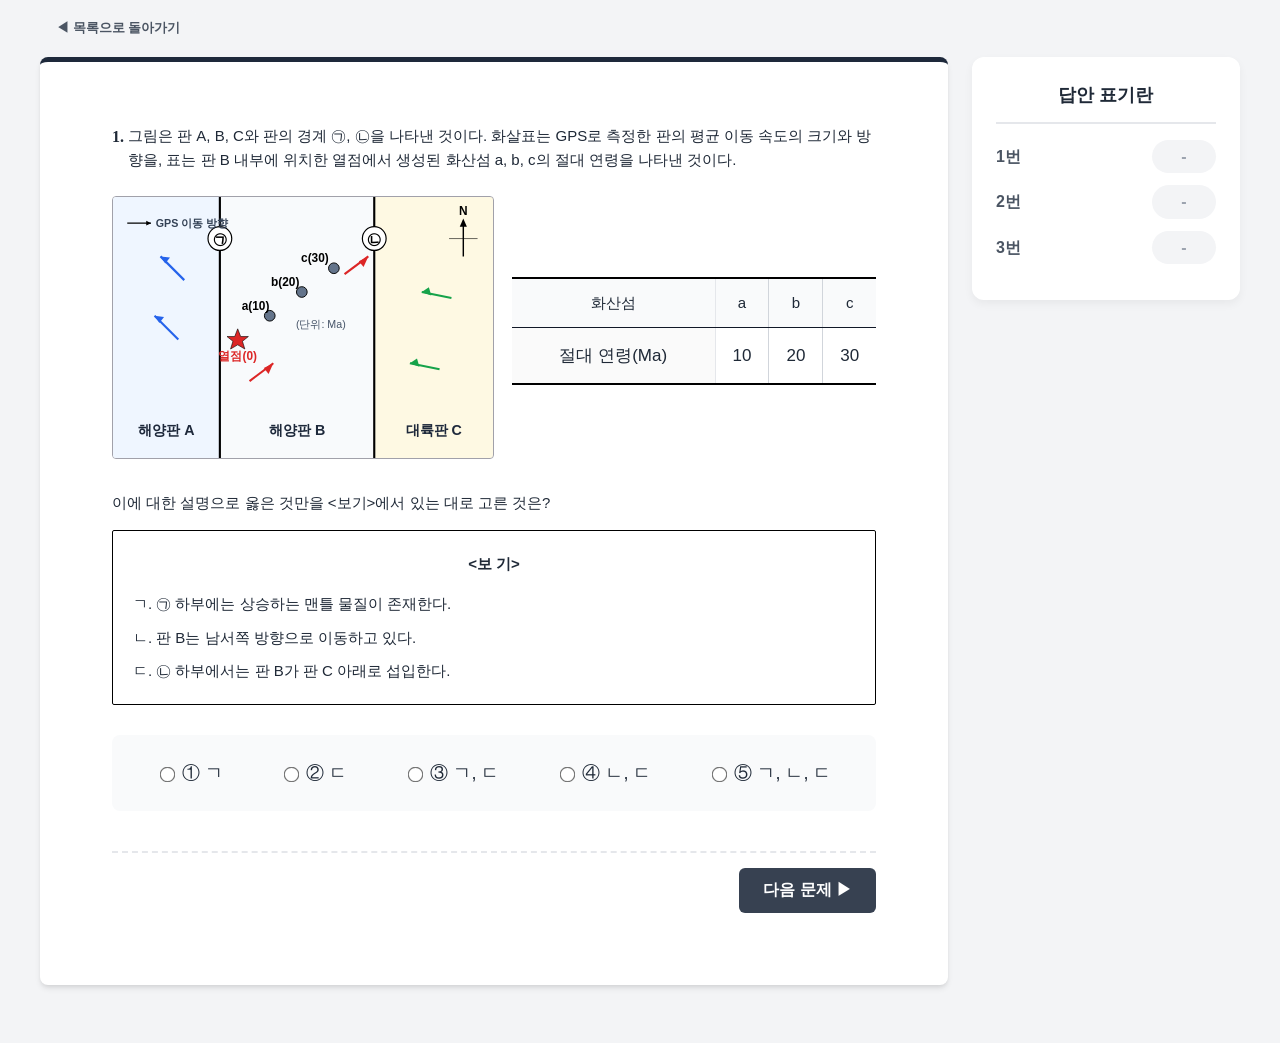
<file: 2026-10-12.html>
<!DOCTYPE html>
<html lang="ko">
<head>
    <meta charset="UTF-8">
    <meta name="viewport" content="width=device-width, initial-scale=1.0">
    <title>2026-10-12 통합과학 지구과학</title>
    
    <!-- 💡 여기서 공용 디자인과 기능을 불러옵니다! -->
    <link rel="stylesheet" href="style.css">
    <script src="script.js" defer></script>
</head>
<body>

    <!-- 목록으로 돌아가기  -->
    <div class="top-nav-bar" style="max-width: 1200px; margin: 10px auto; padding: 0 20px;">
        <a href="index.html" class="btn-back-list" style="text-decoration: none; color: #4b5563; font-size: 13px; display: inline-flex; align-items: center; gap: 4px;">
            ◀ 목록으로 돌아가기
        </a>
    </div>

    <!-- 문제 풀이 메인 화면 -->
    <div id="test-view" class="main-wrapper" style="display: flex; gap: 24px; max-width: 1200px; margin: 0 auto; padding: 0 20px; align-items: flex-start;">
        
        <!-- 왼쪽 문제 영역 -->
        <div class="problem-area" style="flex: 1; background: #ffffff; border-radius: 8px; border-top: 5px solid #1e293b; box-shadow: 0 4px 6px -1px rgba(0,0,0,0.1), 0 2px 4px -1px rgba(0,0,0,0.06); padding: 32px; box-sizing: border-box;">

            <!-- 문제 1 -->
<div id="prob1" class="problem-slide active">
    <div id="prob1-content">
        
        <!-- 3. 발문 글자 크기 물리 문제와 동일하게 (15px) 수정 -->
        <div class="header-text" style="font-size: 15px; font-weight: 500; line-height: 1.6; color: #1f2937; margin-bottom: 24px;">
            <span class="question-num" style="font-size: 16px; font-weight: bold; margin-right: 4px;">1.</span> 
            그림은 판 A, B, C와 판의 경계 ㉠, ㉡을 나타낸 것이다. 화살표는 GPS로 측정한 판의 평균 이동 속도의 크기와 방향을, 표는 판 B 내부에 위치한 열점에서 생성된 화산섬 a, b, c의 절대 연령을 나타낸 것이다.
        </div>

        <!-- 자료 영역 (지도 + 표) -->
        <div class="materials-wrapper" style="display: flex; gap: 20px; align-items: center; justify-content: center; flex-wrap: wrap; margin: 24px 0;">
            
            <!-- 왼쪽: 고해상도 인라인 SVG 지도 -->
            <div style="flex: 1.2; min-width: 280px; max-width: 380px;">
                <svg viewBox="0 0 320 220" style="width: 100%; height: auto; border: 1.2px solid #a1a1aa; border-radius: 4px; background: #ffffff; font-family: 'Malgun Gothic', 'Apple SD Gothic Neo', sans-serif;">
                    <!-- 판 영역 배경 및 경계선 -->
                    <rect x="0" y="0" width="90" height="220" fill="#eff6ff" />
                    <rect x="90" y="0" width="130" height="220" fill="#f8fafc" />
                    <rect x="220" y="0" width="110" height="220" fill="#fef3c7" fill-opacity="0.5" />
                    
                    <line x1="90" y1="0" x2="90" y2="220" stroke="#000000" stroke-width="1.8" />
                    <line x1="220" y1="0" x2="220" y2="220" stroke="#000000" stroke-width="1.8" />

                    <!-- 판 이름 라벨 -->
                    <text x="45" y="200" font-size="12" font-weight="bold" fill="#1e293b" text-anchor="middle">해양판 A</text>
                    <text x="155" y="200" font-size="12" font-weight="bold" fill="#1e293b" text-anchor="middle">해양판 B</text>
                    <text x="270" y="200" font-size="12" font-weight="bold" fill="#1e293b" text-anchor="middle">대륙판 C</text>

                    <!-- 경계 ㉠, ㉡ 기호 -->
                    <circle cx="90" cy="35" r="10" fill="#ffffff" stroke="#000000" stroke-width="1" />
                    <text x="90" y="39.5" font-size="12" text-anchor="middle" font-weight="bold">㉠</text>

                    <circle cx="220" cy="35" r="10" fill="#ffffff" stroke="#000000" stroke-width="1" />
                    <text x="220" y="39.5" font-size="12" text-anchor="middle" font-weight="bold">㉡</text>

                    <!-- GPS 이동 속도 벡터 -->
                    <!-- A판 (북서쪽) -->
                    <g stroke="#2563eb" stroke-width="1.8" fill="none">
                        <path d="M 60 70 L 40 50" /> <polygon points="40,50 48,51 44,56" fill="#2563eb" stroke="none"/>
                        <path d="M 55 120 L 35 100" /> <polygon points="35,100 43,101 39,106" fill="#2563eb" stroke="none"/>
                    </g>
                    
                    <!-- 2. 그림 글자 겹치지 않게 화살표와 텍스트 위치(x, y 좌표) 전면 수정 -->
                    <!-- B판 (북동쪽) -->
                    <g stroke="#dc2626" stroke-width="1.8" fill="none">
                        <path d="M 115 155 L 135 140" /> <polygon points="135,140 127,144 131,149" fill="#dc2626" stroke="none"/>
                        <path d="M 195 65 L 215 50" /> <polygon points="215,50 207,54 211,59" fill="#dc2626" stroke="none"/>
                    </g>
                    <!-- C판 (서북서쪽) -->
                    <g stroke="#16a34a" stroke-width="1.8" fill="none">
                        <path d="M 285 85 L 260 80" /> <polygon points="260,80 268,83 266,76" fill="#16a34a" stroke="none"/>
                        <path d="M 275 145 L 250 140" /> <polygon points="250,140 258,143 256,136" fill="#16a34a" stroke="none"/>
                    </g>

                    <!-- 열점과 화산섬 (텍스트 겹침 완벽 해결) -->
                    <!-- 열점 (0 Ma) -->
                    <g transform="translate(105, 120)">
                        <polygon points="0,-9 2.5,-2.5 9,-2.5 4,1.5 6,8 0,4.5 -6,8 -4,1.5 -9,-2.5 -2.5,-2.5" fill="#dc2626" stroke="#000" stroke-width="0.5"/>
                    </g>
                    <text x="105" y="137" font-size="10" font-weight="bold" fill="#dc2626" text-anchor="middle">열점(0)</text>

                    <!-- 화산섬 a, b, c -->
                    <circle cx="132" cy="100" r="4.5" fill="#64748b" stroke="#000" stroke-width="0.8" />
                    <text x="120" y="95" font-size="10" text-anchor="middle" font-weight="bold">a(10)</text>

                    <circle cx="159" cy="80" r="4.5" fill="#64748b" stroke="#000" stroke-width="0.8" />
                    <text x="145" y="75" font-size="10" text-anchor="middle" font-weight="bold">b(20)</text>

                    <circle cx="186" cy="60" r="4.5" fill="#64748b" stroke="#000" stroke-width="0.8" />
                    <text x="170" y="55" font-size="10" text-anchor="middle" font-weight="bold">c(30)</text>

                    <text x="175" y="110" font-size="9" fill="#475569" text-anchor="middle">(단위: Ma)</text>

                    <!-- 방위표 -->
                    <g transform="translate(295, 35)">
                        <line x1="0" y1="-15" x2="0" y2="15" stroke="#000" stroke-width="1.2"/>
                        <line x1="-12" y1="0" x2="12" y2="0" stroke="#000" stroke-width="0.5"/>
                        <polygon points="0,-17 -3,-10 3,-10" fill="#000" />
                        <text x="0" y="-20" font-size="10" font-weight="bold" text-anchor="middle">N</text>
                    </g>

                    <!-- 범례 -->
                    <g transform="translate(12, 22)">
                        <line x1="0" y1="0" x2="20" y2="0" stroke="#000" stroke-width="1.2"/>
                        <polygon points="20,0 16,-2 16,2" fill="#000" stroke="none" />
                        <text x="24" y="3.5" font-size="9" fill="#334155" font-weight="bold">GPS 이동 방향</text>
                    </g>
                </svg>
            </div>

            <!-- 1. 표 내부 글자 크기 통일 (font-size를 15px로 확대 적용) -->
            <div style="flex: 0.9; min-width: 200px;">
                <table style="border-collapse: collapse; text-align: center; width: 100%; font-size: 15px; font-family: sans-serif; border-top: 2px solid #000000; border-bottom: 2px solid #000000;">
                    <thead>
                        <tr style="border-bottom: 1.2px solid #000000; background-color: #fafafa;">
                            <th style="padding: 12px 6px; font-weight: 500; border-right: 1px solid #e5e7eb;">화산섬</th>
                            <th style="padding: 12px 6px; font-weight: normal;">a</th>
                            <th style="padding: 12px 6px; font-weight: normal;">b</th>
                            <th style="padding: 12px 6px; font-weight: normal;">c</th>
                        </tr>
                    </thead>
                    <tbody>
                        <tr>
                            <td style="padding: 14px 6px; font-weight: 500; background-color: #fafafa; border-right: 1px solid #e5e7eb;">절대 연령(Ma)</td>
                            <td style="padding: 14px 6px;">10</td>
                            <td style="padding: 14px 6px;">20</td>
                            <td style="padding: 14px 6px;">30</td>
                        </tr>
                    </tbody>
                </table>
            </div>
        </div>

        <div style="font-size: 15px; font-weight: 500; line-height: 1.6; color: #1f2937; margin-bottom: 15px;">
            이에 대한 설명으로 옳은 것만을 &lt;보기&gt;에서 있는 대로 고른 것은?
        </div>

        <!-- 보기 박스 -->
        <div class="question-bogi" style="border: 1px solid #000000; padding: 20px; margin-bottom: 24px; font-size: 15px; line-height: 1.7; border-radius: 2px;">
            <div style="text-align: center; font-weight: bold; margin-bottom: 15px; font-size: 15px;">&lt;보 기&gt;</div>
            <div style="margin-bottom: 8px; display: flex; gap: 4px;">
                <span>ㄱ.</span> <span>㉠ 하부에는 상승하는 맨틀 물질이 존재한다.</span>
            </div>
            <div style="margin-bottom: 8px; display: flex; gap: 4px;">
                <span>ㄴ.</span> <span>판 B는 남서쪽 방향으로 이동하고 있다.</span>
            </div>
            <div style="display: flex; gap: 4px;">
                <span>ㄷ.</span> <span>㉡ 하부에서는 판 B가 판 C 아래로 섭입한다.</span>
            </div>
        </div>

    </div> <!-- prob1-content 끝 -->

    <!-- 선지 영역 -->
    <div class="options-group">
        <label class="option-label"><input type="radio" name="ans1" value="1" onclick="markAnswer(1, 1)"> ① ㄱ</label>
        <label class="option-label"><input type="radio" name="ans1" value="2" onclick="markAnswer(1, 2)"> ② ㄷ</label>
        <label class="option-label"><input type="radio" name="ans1" value="3" onclick="markAnswer(1, 3)"> ③ ㄱ, ㄷ</label>
        <label class="option-label"><input type="radio" name="ans1" value="4" onclick="markAnswer(1, 4)"> ④ ㄴ, ㄷ</label>
        <label class="option-label"><input type="radio" name="ans1" value="5" onclick="markAnswer(1, 5)"> ⑤ ㄱ, ㄴ, ㄷ</label>
    </div>

    <!-- 하단 네비게이션 버튼 -->
    <div class="nav-buttons" style="display: flex; justify-content: space-between; align-items: center; padding-top: 15px;">
        <button class="btn-nav btn-prev" style="visibility: hidden;">◀ 이전 문제</button>
        <button class="btn-nav btn-next" onclick="navProb(2)">다음 문제 ▶</button>
    </div>
</div> <!-- prob1 끝 -->

<!-- ========================================== -->
<!-- ▼ 문제 2 영역 시작 ▼ -->
<!-- ========================================== -->
<div id="prob2" class="problem-slide">
    <div id="prob2-content">
        
        <!-- 1, 3. 발문 글자 크기 15px 통일 및 텍스트 깨짐(세로 정렬) 버그 수정 -->
        <div class="header-text" style="font-size: 15px; font-weight: 500; line-height: 1.6; color: #1f2937; margin-bottom: 24px;">
            <span class="question-num" style="font-size: 16px; font-weight: bold; margin-right: 4px;">2.</span> 
            그림 (가)는 지각을 구성하는 주요 광물의 기본 단위체 모형을, (나)는 (가)의 중심 원소 X에 불순물을 도핑하여 만든 p-n 접합 반도체 소자를 이용한 회로의 구성을 나타낸 것이다. 그래프 (다)는 이 회로의 저항 R에 흐르는 전류를 시간에 따라 나타낸 것이다.
        </div>

        <!-- 자료 영역 (가: 구조, 나: 회로, 다: 그래프) -->
        <div class="materials-wrapper" style="display: flex; gap: 15px; align-items: flex-end; justify-content: center; flex-wrap: wrap; margin: 24px 0;">
            
            <!-- (가) 규산염 기본 단위체 영역 (중앙 정렬 적용) -->
            <div style="flex: 1; min-width: 150px; display: flex; flex-direction: column; align-items: center;">
                <svg viewBox="0 0 160 160" style="width: 100%; max-width: 160px; height: auto; border: 1.2px solid #a1a1aa; border-radius: 4px; background: #ffffff; font-family: sans-serif; display: block;">
                    
                    <!-- 사면체 결합 선 -->
                    <line x1="80" y1="80" x2="80" y2="25" stroke="#475569" stroke-width="2" />
                    <line x1="80" y1="80" x2="35" y2="115" stroke="#475569" stroke-width="2" />
                    <line x1="80" y1="80" x2="125" y2="115" stroke="#475569" stroke-width="2" />
                    <line x1="80" y1="80" x2="80" y2="135" stroke="#475569" stroke-width="2" stroke-dasharray="3,3" />

                    <!-- 외곽 점선 (사면체 형태) -->
                    <polygon points="80,25 35,115 125,115" fill="none" stroke="#cbd5e1" stroke-width="1.5" stroke-dasharray="4,4" />
                    <line x1="80" y1="25" x2="80" y2="135" stroke="#cbd5e1" stroke-width="1.5" stroke-dasharray="4,4" />
                    
                    <!-- 원소 기호 및 구슬 -->
                    <!-- Y (산소) -->
                    <circle cx="80" cy="25" r="12" fill="#ef4444" stroke="#7f1d1d" stroke-width="1"/>
                    <text x="80" y="29" font-size="12" font-weight="bold" fill="white" text-anchor="middle">Y</text>
                    <circle cx="35" cy="115" r="12" fill="#ef4444" stroke="#7f1d1d" stroke-width="1"/>
                    <text x="35" y="119" font-size="12" font-weight="bold" fill="white" text-anchor="middle">Y</text>
                    <circle cx="125" cy="115" r="12" fill="#ef4444" stroke="#7f1d1d" stroke-width="1"/>
                    <text x="125" y="119" font-size="12" font-weight="bold" fill="white" text-anchor="middle">Y</text>
                    <circle cx="80" cy="135" r="12" fill="#ef4444" stroke="#7f1d1d" stroke-width="1"/>
                    <text x="80" y="139" font-size="12" font-weight="bold" fill="white" text-anchor="middle">Y</text>
                    
                    <!-- X (규소, 중심) -->
                    <circle cx="80" cy="80" r="14" fill="#3b82f6" stroke="#1e3a8a" stroke-width="1"/>
                    <text x="80" y="84" font-size="14" font-weight="bold" fill="white" text-anchor="middle">X</text>
                </svg>
                <!-- 그림 (가) 하단 캡션 분리 및 중앙 정렬 -->
                <div style="font-weight: bold; font-size: 14px; margin-top: 8px; color: #1f2937; text-align: center;">(가)</div>
            </div>

            <!-- (나) 회로도 영역 (중앙 정렬 적용) -->
            <div style="flex: 1.2; min-width: 180px; display: flex; flex-direction: column; align-items: center;">
                <svg viewBox="0 0 200 160" style="width: 100%; max-width: 200px; height: auto; border: 1.2px solid #a1a1aa; border-radius: 4px; background: #ffffff; font-family: sans-serif; display: block;">
                    
                    <!-- 회로 선 -->
                    <rect x="40" y="40" width="120" height="80" fill="none" stroke="#000" stroke-width="2"/>
                    
                    <!-- 교류 전원 -->
                    <circle cx="40" cy="80" r="14" fill="white" stroke="#000" stroke-width="2"/>
                    <path d="M 32 80 Q 36 72, 40 80 T 48 80" fill="none" stroke="#000" stroke-width="1.5"/>
                    <text x="40" y="110" font-size="10" text-anchor="middle">교류 전원</text>

                    <!-- 다이오드 -->
                    <rect x="85" y="30" width="30" height="20" fill="white" stroke="none" />
                    <polygon points="90,30 90,50 110,40" fill="#000" />
                    <line x1="110" y1="30" x2="110" y2="50" stroke="#000" stroke-width="2"/>
                    <text x="100" y="25" font-size="11" font-weight="bold" text-anchor="middle">p-n 접합</text>

                    <!-- 저항 R -->
                    <rect x="150" y="60" width="20" height="40" fill="white" stroke="none" />
                    <polyline points="160,55 155,60 165,70 155,80 165,90 155,100 160,105" fill="none" stroke="#000" stroke-width="2"/>
                    <text x="175" y="84" font-size="12" font-weight="bold" text-anchor="middle">R</text>
                    
                    <!-- 방향 표시 A, B 겹침 수정 -->
                    <text x="172" y="50" font-size="11" font-weight="bold" fill="#dc2626" text-anchor="middle">A</text>
                    <text x="172" y="118" font-size="11" font-weight="bold" fill="#2563eb" text-anchor="middle">B</text>
                </svg>
                <!-- 그림 (나) 하단 캡션 분리 및 중앙 정렬 -->
                <div style="font-weight: bold; font-size: 14px; margin-top: 8px; color: #1f2937; text-align: center;">(나)</div>
            </div>

            <!-- (다) 전류 그래프 영역 (중앙 정렬 적용 및 잘림 수정) -->
            <div style="flex: 1.2; min-width: 180px; display: flex; flex-direction: column; align-items: center;">
                <!-- 여백 확보를 위해 viewBox의 x 시작점을 -10으로 늘림 -->
                <svg viewBox="-10 0 210 160" style="width: 100%; max-width: 200px; height: auto; border: 1.2px solid #a1a1aa; border-radius: 4px; background: #ffffff; font-family: sans-serif; display: block;">
                    
                    <!-- 축 (x 좌표를 오른쪽으로 이동하여 여백 확보) -->
                    <line x1="40" y1="120" x2="190" y2="120" stroke="#000" stroke-width="1.5" />
                    <line x1="40" y1="120" x2="40" y2="30" stroke="#000" stroke-width="1.5" />
                    
                    <!-- 화살표 -->
                    <polygon points="190,120 185,117 185,123" fill="#000" />
                    <polygon points="40,30 37,35 43,35" fill="#000" />
                    
                    <!-- 축 이름 겹침 방지 (좌표 재조정) -->
                    <text x="185" y="135" font-size="11" text-anchor="end">시간(t)</text>
                    <!-- '전류(I)' 텍스트가 잘리지 않도록 위치 조정 -->
                    <text x="40" y="22" font-size="11" text-anchor="middle">전류(I)</text>
                    
                    <!-- 반파 정류 그래프 (사인파의 절반, x좌표 +10 이동) -->
                    <path d="M 40 120 Q 65 40, 90 120 L 140 120 Q 165 40, 190 120" fill="none" stroke="#2563eb" stroke-width="2.5" />
                    
                    <!-- t1, t2 표시 (x좌표 +10 이동) -->
                    <line x1="65" y1="120" x2="65" y2="125" stroke="#000" stroke-width="1" />
                    <text x="65" y="135" font-size="10" text-anchor="middle">t₁</text>
                    <line x1="115" y1="120" x2="115" y2="125" stroke="#000" stroke-width="1" />
                    <text x="115" y="135" font-size="10" text-anchor="middle">t₂</text>
                </svg>
                <!-- 그림 (다) 하단 캡션 분리 및 중앙 정렬 -->
                <div style="font-weight: bold; font-size: 14px; margin-top: 8px; color: #1f2937; text-align: center;">(다)</div>
            </div>
        </div>
        
        <div style="font-size: 15px; font-weight: 500; line-height: 1.6; color: #1f2937; margin-bottom: 15px;">
            이에 대한 설명으로 옳은 것만을 &lt;보기&gt;에서 있는 대로 고른 것은?
        </div>

        <!-- 보기 박스 -->
        <div class="question-bogi" style="border: 1px solid #000000; padding: 20px; margin-bottom: 24px; font-size: 15px; line-height: 1.7; border-radius: 2px;">
            <div style="text-align: center; font-weight: bold; margin-bottom: 15px; font-size: 15px;">&lt;보 기&gt;</div>
            <div style="margin-bottom: 8px; display: flex; gap: 4px;">
                <span>ㄱ.</span> <span>원소 X는 탄소(C)와 같은 족 원소로, 최대 4개의 원자와 공유 결합을 할 수 있다.</span>
            </div>
            <div style="margin-bottom: 8px; display: flex; gap: 4px;">
                <span>ㄴ.</span> <span>(가)의 기본 단위체들이 산소 원자를 서로 공유하여 결합하는 비율이 높아질수록, 구조 내 'X 원자 수에 대한 산소 원자 수의 비'는 증가한다.</span>
            </div>
            <div style="display: flex; gap: 4px;">
                <!-- 이탤릭체($) 오류 수정 (유니코드 하첨자 사용) -->
                <span>ㄷ.</span> <span>t₁ 시점일 때, (나)의 회로에서 전류는 A에서 B 방향으로 흐르며 반도체 소자의 p형 반도체는 교류 전원의 (+)극 쪽에 연결되어 있다.</span>
            </div>
        </div>

    </div> <!-- prob2-content 끝 -->

    <!-- 선지 영역 -->
    <div class="options-group">
        <label class="option-label"><input type="radio" name="ans2" value="1" onclick="markAnswer(2, 1)"> ① ㄱ</label>
        <label class="option-label"><input type="radio" name="ans2" value="2" onclick="markAnswer(2, 2)"> ② ㄷ</label>
        <label class="option-label"><input type="radio" name="ans2" value="3" onclick="markAnswer(2, 3)"> ③ ㄱ, ㄷ</label>
        <label class="option-label"><input type="radio" name="ans2" value="4" onclick="markAnswer(2, 4)"> ④ ㄴ, ㄷ</label>
        <label class="option-label"><input type="radio" name="ans2" value="5" onclick="markAnswer(2, 5)"> ⑤ ㄱ, ㄴ, ㄷ</label>
    </div>

    <!-- 하단 네비게이션 버튼 -->
    <div class="nav-buttons" style="display: flex; justify-content: space-between; align-items: center; padding-top: 15px;">
        <button class="btn-nav btn-prev" onclick="navProb(1)">◀ 이전 문제</button>
        <button class="btn-nav btn-next" onclick="navProb(3)">다음 문제 ▶</button>
    </div>
</div> <!-- prob2 끝 -->
<!-- ========================================== -->
<!-- ▲ 문제 2 영역 끝 ▲ -->
<!-- ========================================== -->

<!-- ========================================== -->
<!-- ▼ 문제 3 영역 시작 (생명과학+지구과학 융합) ▼ -->
<!-- ========================================== -->
<div id="prob3" class="problem-slide">
    <div id="prob3-content">
        
        <!-- 발문 (마지막 문장 분리 및 글자 크기 15px 통일) -->
        <div class="header-text" style="font-size: 15px; font-weight: 500; line-height: 1.6; color: #1f2937; margin-bottom: 24px;">
            <span class="question-num" style="font-size: 16px; font-weight: bold; margin-right: 4px;">3.</span> 
            그림 (가)는 동태평양 적도 해역에서 측정한 '수온 약층이 시작되는 깊이의 편차(관측값 - 평년값)'를, (나)는 동일 해역 해양 생태계의 시기 Ⅰ과 Ⅱ에 따른 '표층 식물성 플랑크톤의 총생산량'과 '1차 소비자(멸치 등)의 생물량'을 상대값으로 나타낸 것이다. Ⅰ과 Ⅱ는 각각 엘니뇨와 라니냐 시기 중 하나이다.
        </div>

        <!-- 자료 영역 (가: 지구과학 데이터, 나: 생명과학 데이터) -->
        <div class="materials-wrapper" style="display: flex; gap: 20px; align-items: flex-end; justify-content: center; flex-wrap: wrap; margin: 24px 0;">
            
            <!-- (가) 수온 약층 깊이 편차 그래프 영역 -->
            <div style="flex: 1.2; min-width: 250px; text-align: center;">
                <svg viewBox="0 0 280 180" style="width: 100%; max-width: 300px; height: auto; border: 1.2px solid #a1a1aa; border-radius: 4px; background: #ffffff; font-family: sans-serif; display: block;">
                    <!-- 제목 위치 조정 -->
                    <text x="150" y="16" font-size="11" text-anchor="middle" fill="#475569">동태평양 수온 약층 시작 깊이 편차</text>
                    
                    <!-- 축 및 기준선 -->
                    <line x1="40" y1="90" x2="260" y2="90" stroke="#000" stroke-width="1.5" />
                    <line x1="40" y1="160" x2="40" y2="30" stroke="#000" stroke-width="1.5" />
                    
                    <!-- 화살표 -->
                    <polygon points="260,90 255,87 255,93" fill="#000" />
                    <polygon points="40,30 37,35 43,35" fill="#000" />
                    <polygon points="40,160 37,155 43,155" fill="#000" />
                    
                    <!-- 겹치던 축 라벨 위치 완벽하게 분리 -->
                    <text x="255" y="105" font-size="10" text-anchor="middle">시간</text>
                    <text x="35" y="22" font-size="10" text-anchor="end">깊음(+)</text>
                    <text x="35" y="165" font-size="10" text-anchor="end">얕음(-)</text>
                    <text x="30" y="94" font-size="11" text-anchor="end">0</text>
                    
                    <!-- 편차 그래프 곡선 (I: 양수, II: 음수) -->
                    <path d="M 40 90 Q 60 90, 80 50 T 150 90" fill="rgba(239, 68, 68, 0.1)" stroke="none" />
                    <path d="M 150 90 Q 170 90, 200 140 T 260 90" fill="rgba(59, 130, 246, 0.1)" stroke="none" />
                    <path d="M 40 90 Q 60 90, 80 50 T 150 90 Q 170 90, 200 140 T 260 90" fill="none" stroke="#1f2937" stroke-width="2" />
                    
                    <!-- 시기 Ⅰ, Ⅱ 표시 -->
                    <text x="95" y="45" font-size="14" font-weight="bold" fill="#dc2626" text-anchor="middle">Ⅰ</text>
                    <text x="205" y="135" font-size="14" font-weight="bold" fill="#2563eb" text-anchor="middle">Ⅱ</text>
                </svg>
                <!-- 그림 (가) 하단 캡션 추가 -->
                <div style="font-weight: bold; font-size: 14px; margin-top: 8px; color: #1f2937;">(가)</div>
            </div>

            <!-- (나) 생태계 생산량/생물량 막대 그래프 영역 -->
            <div style="flex: 1.2; min-width: 250px; text-align: center;">
                <svg viewBox="0 0 280 180" style="width: 100%; max-width: 300px; height: auto; border: 1.2px solid #a1a1aa; border-radius: 4px; background: #ffffff; font-family: sans-serif; display: block;">
                    
                    <!-- 축 -->
                    <line x1="40" y1="150" x2="260" y2="150" stroke="#000" stroke-width="1.5" />
                    <line x1="40" y1="150" x2="40" y2="30" stroke="#000" stroke-width="1.5" />
                    
                    <!-- 축 라벨 및 범례 겹침 해결을 위한 위치 재조정 -->
                    <text x="40" y="18" font-size="10" text-anchor="middle">상대값</text>
                    
                    <!-- 범례 위치를 오른쪽으로 약간 이동 -->
                    <rect x="75" y="9" width="10" height="10" fill="#22c55e" stroke="#166534" stroke-width="1" />
                    <text x="90" y="18" font-size="9" fill="#1f2937">총생산량(생산자)</text>
                    <rect x="165" y="9" width="10" height="10" fill="#f59e0b" stroke="#b45309" stroke-width="1" />
                    <text x="180" y="18" font-size="9" fill="#1f2937">생물량(1차 소비자)</text>

                    <!-- x축 라벨 -->
                    <text x="100" y="165" font-size="12" font-weight="bold" text-anchor="middle">시기 Ⅰ</text>
                    <text x="200" y="165" font-size="12" font-weight="bold" text-anchor="middle">시기 Ⅱ</text>
                    
                    <!-- 막대 그래프 시기 Ⅰ (엘니뇨 - 붕괴) -->
                    <rect x="75" y="120" width="20" height="30" fill="#22c55e" stroke="#166534" stroke-width="1" />
                    <rect x="105" y="130" width="20" height="20" fill="#f59e0b" stroke="#b45309" stroke-width="1" />
                    
                    <!-- 막대 그래프 시기 Ⅱ (라니냐 - 폭발적 증가) -->
                    <rect x="175" y="50" width="20" height="100" fill="#22c55e" stroke="#166534" stroke-width="1" />
                    <rect x="205" y="70" width="20" height="80" fill="#f59e0b" stroke="#b45309" stroke-width="1" />
                </svg>
                <!-- 그림 (나) 하단 캡션 추가 -->
                <div style="font-weight: bold; font-size: 14px; margin-top: 8px; color: #1f2937;">(나)</div>
            </div>
        </div>

        <!-- 해당 문장을 그림 밑, 보기 박스 바로 위로 분리하여 배치 -->
        <div style="font-size: 15px; font-weight: 500; line-height: 1.6; color: #1f2937; margin-bottom: 15px;">
            이에 대한 설명으로 옳은 것만을 &lt;보기&gt;에서 있는 대로 고른 것은?
        </div>

        <!-- 보기 박스 -->
        <div class="question-bogi" style="border: 1px solid #000000; padding: 20px; margin-bottom: 24px; font-size: 15px; line-height: 1.7; border-radius: 2px;">
            <div style="text-align: center; font-weight: bold; margin-bottom: 15px; font-size: 15px;">&lt;보 기&gt;</div>
            <div style="margin-bottom: 8px; display: flex; gap: 4px;">
                <span>ㄱ.</span> <span>평상시 부는 무역풍의 세기는 Ⅰ 시기가 Ⅱ 시기보다 강하다.</span>
            </div>
            <div style="margin-bottom: 8px; display: flex; gap: 4px;">
                <span>ㄴ.</span> <span>동태평양 적도 해역에서 생태계로 유입된 빛에너지가 화학 에너지로 전환되는 총량은 Ⅰ 시기가 Ⅱ 시기보다 적다.</span>
            </div>
            <div style="display: flex; gap: 4px;">
                <span>ㄷ.</span> <span>Ⅱ 시기에 생태계 먹이 그물을 통한 유기물의 이동이 활발해진 것은 심해층으로부터 표층으로 공급되는 영양 염류가 증가했기 때문이다.</span>
            </div>
        </div>

    </div> <!-- prob3-content 끝 -->

    <!-- 선지 영역 -->
    <div class="options-group">
        <label class="option-label"><input type="radio" name="ans3" value="1" onclick="markAnswer(3, 1)"> ① ㄱ</label>
        <label class="option-label"><input type="radio" name="ans3" value="2" onclick="markAnswer(3, 2)"> ② ㄴ</label>
        <label class="option-label"><input type="radio" name="ans3" value="3" onclick="markAnswer(3, 3)"> ③ ㄱ, ㄷ</label>
        <label class="option-label"><input type="radio" name="ans3" value="4" onclick="markAnswer(3, 4)"> ④ ㄴ, ㄷ</label>
        <label class="option-label"><input type="radio" name="ans3" value="5" onclick="markAnswer(3, 5)"> ⑤ ㄱ, ㄴ, ㄷ</label>
    </div>

    <!-- 하단 네비게이션 버튼 -->
    <div class="nav-buttons" style="display: flex; justify-content: space-between; align-items: center; padding-top: 15px;">
        <button class="btn-nav btn-prev" onclick="navProb(2)">◀ 이전 문제</button>
        <button class="btn-nav btn-next" style="background-color:#059669; color:white; border:none; padding:10px 20px; border-radius:4px; cursor:pointer;" onclick="submitTest()">종료 및 채점 완료 ✔</button>
    </div>
</div> <!-- prob3 끝 -->
<!-- ========================================== -->
<!-- ▲ 문제 3 영역 끝 ▲ -->
<!-- ========================================== -->

</div>

        <!-- 오른쪽 OMR 사이드바 -->
        <div class="omr-sidebar">
            <div class="omr-title">답안 표기란</div>
            <div class="omr-item" id="omr-1"><span class="num">1번</span><span class="ans" id="ans-1">-</span></div>
            <div class="omr-item" id="omr-2"><span class="num">2번</span><span class="ans" id="ans-2">-</span></div>
            <div class="omr-item" id="omr-3"><span class="num">3번</span><span class="ans" id="ans-3">-</span></div>
        </div>
    </div> <!-- main-wrapper 끝 -->

    <!-- 결과 화면 및 양옆 분할 해설 뷰어 뼈대 -->
    <div id="result-screen">
        <div class="score-text" id="score-text">채점 중...</div>
        <button class="btn-return" onclick="returnToIncorrect()">◀ 틀린 문제로 돌아가기</button>
        <div class="exp-section-title">문항별 해설 보기</div>
        <div class="exp-list">
            <button class="exp-btn" onclick="openExplanation(1)">1번 문항 해설 열기</button>
            <button class="exp-btn" onclick="openExplanation(2)">2번 문항 해설 열기</button>
            <button class="exp-btn" onclick="openExplanation(3)">3번 문항 해설 열기</button>
        </div>
    </div>

    <div id="explanation-view">
    <div class="exp-left" id="exp-left-container"></div>
    <div class="exp-right">
        <button class="btn-nav btn-prev" style="margin-bottom:20px; font-size:14px; padding:8px 16px;" onclick="closeExplanation()">◀ 해설 닫기</button>
        <div id="exp-content-area"></div>
    </div>
</div>

    <!-- 숨겨진 원본 해설 데이터 보관소 -->
    <div class="sol-data-hidden">
        
        <!-- ▼ 1번 해설 ▼ -->
        <div id="sol-1">
            <div class="answer-box" style="background-color: #f4f6f8; padding: 20px; border-radius: 8px;">
                <div style="margin-top: 15px; line-height: 1.6;">
                    <p style="margin-bottom: 10px; color: #e53e3e; font-weight: bold;">정답: ③</p>
                    <p style="margin-bottom: 10px;"><strong>[해설]</strong></p>
                    <p style="margin-bottom: 8px;"><strong>ㄱ.</strong> 판 A는 북서쪽, 판 B는 북동쪽으로 이동하므로 ㉠을 기준으로 양쪽으로 멀어지는 발산형 경계(해령)가 형성된다. 따라서 하부에는 상승하는 맨틀 물질이 존재한다.</p>
                    <p style="margin-bottom: 8px;"><strong>ㄴ.</strong> 열점에 의해 생성된 화산섬의 연령이 북동쪽으로 갈수록 증가(10→20→30 Ma)하므로, 화산섬을 실은 판 B의 이동 방향은 북동쪽이다. 이는 GPS 이동 방향 화살표와도 일치한다.</p>
                    <p><strong>ㄷ.</strong> 판 B는 북동쪽, 대륙판 C는 서북서쪽으로 이동하므로 ㉡에서 두 판은 수렴한다. 밀도가 큰 해양판 B가 대륙판 C 아래로 섭입하여 해구가 형성된다.</p>
                </div>
            </details>
        </div>

        <!-- ▼ 2번 해설 ▼ -->
        <div id="sol-2">
            <div class="answer-box" style="background-color: #f4f6f8; padding: 20px; border-radius: 8px;">
                <div style="margin-top: 15px; line-height: 1.6;">
                <div style="margin-top: 15px; line-height: 1.6; font-size: 14px;">
                    <p style="margin-bottom: 10px; color: #e53e3e; font-weight: bold;">정답: ③ (ㄱ, ㄷ)</p>
                    <p style="margin-bottom: 10px;"><strong>[문항 분석 및 출제 의도]</strong></p>
                    <p style="margin-bottom: 10px; color:#475569;">이 문항은 통합과학의 두 핵심축인 '지각 구성 물질(규산염 사면체)'과 '신소재(반도체의 정류 작용)'를 <strong>'규소(Si)'라는 공통 원소</strong>를 매개로 통합하여 묻는 초고난도 문항입니다.</p>
                    <p style="margin-bottom: 10px;"><strong>[해설]</strong></p>
                    <p style="margin-bottom: 8px;"><strong>ㄱ. (참)</strong> 그림 (가)는 규산염 사면체이고 중심 원소 X는 규소(Si)입니다. 규소는 탄소(C)와 같은 14족 원소로 원자가 전자가 4개이므로, 최대 4개의 산소(Y) 원자와 공유 결합을 할 수 있습니다.</p>
                    <p style="margin-bottom: 8px;"><strong>ㄴ. (거짓) [함정 보기]</strong> 규산염 사면체가 주변의 다른 사면체와 산소 원자를 공유할수록(독립형 → 단사슬 → 복사슬 → 판상 → 망상), 규소(X) 1개당 결합하는 산소의 비율은 오히려 <strong>감소</strong>합니다. (독립형은 1:4 이나, 망상형인 석영은 1:2의 비율을 가집니다.)</p>
                    <p><strong>ㄷ. (참)</strong> 그래프 (다)를 보면 t₁ 시점에는 저항에 전류가 흐르고 있습니다(순방향 바이어스). p-n 접합 다이오드의 기호(▶|)에서 화살표 방향으로만 전류가 흐르므로, 회로의 위쪽 라인에서 오른쪽으로 전류가 흐르고 있음을 알 수 있습니다. 따라서 저항에는 A에서 B 방향으로 전류가 흐르며, 순방향 전압이 걸려 전류가 통과했으므로 다이오드의 p형 반도체 쪽이 교류 전원의 (+)극이 됩니다.</p>
                </div>
            </details>
        </div>
        
        <!-- ▼ 3번 해설 ▼ -->
        <div id="sol-3">
            <div class="answer-box" style="background-color: #f4f6f8; padding: 20px; border-radius: 8px;">
                <div style="margin-top: 15px; line-height: 1.6;">
                <div style="margin-top: 15px; line-height: 1.6; font-size: 14px;">
                    <p style="margin-bottom: 10px; color: #e53e3e; font-weight: bold;">정답: ④ (ㄴ, ㄷ)</p>
                    <p style="margin-bottom: 10px;"><strong>[문항 분석 및 출제 의도]</strong></p>
                    <p style="margin-bottom: 10px; color:#475569;">지구과학의 기후 변화(엘니뇨/라니냐)가 해양 생명과학의 에너지 흐름(광합성 및 먹이 그물)에 미치는 영향을 통합적으로 추론하는 문항입니다. 엘니뇨 시기의 용승 약화가 생태계 붕괴로 이어지는 실제 페루 연안의 어장 데이터를 기반으로 설계되었습니다.</p>
                    <p style="margin-bottom: 10px;"><strong>[해설]</strong></p>
                    <p style="margin-bottom: 8px;"><strong>ㄱ. (거짓)</strong> 그래프 (가)에서 Ⅰ 시기는 동태평양 수온 약층이 시작되는 깊이가 평년보다 깊은(+) <strong>엘니뇨</strong> 시기이고, Ⅱ 시기는 깊이가 얕아진(-) <strong>라니냐</strong> 시기입니다. 엘니뇨(Ⅰ)는 무역풍이 <strong>약화</strong>되어 따뜻한 해수가 동쪽으로 밀려올 때 발생합니다.</p>
                    <p style="margin-bottom: 8px;"><strong>ㄴ. (참)</strong> 빛에너지가 화학 에너지로 전환되는 과정은 식물성 플랑크톤의 <strong>탄소 동화 작용(광합성)</strong>입니다. (나)에서 생산자의 총생산량이 Ⅰ 시기(엘니뇨)에 Ⅱ 시기(라니냐)보다 현저히 적으므로, 에너지 전환 총량 역시 Ⅰ 시기가 적습니다.</p>
                    <p><strong>ㄷ. (참)</strong> 라니냐(Ⅱ 시기)에는 무역풍이 강해져 동태평양 연안의 <strong>용승(Upwelling)</strong> 현상이 평년보다 강해집니다. 이로 인해 심해의 풍부한 무기물과 영양 염류가 표층으로 다량 공급되어 식물성 플랑크톤이 대번성(녹조 띠 형성)하게 되며, 이는 1차 소비자인 동물성 플랑크톤과 멸치 어획량의 폭발적인 증가로 이어져 생태계 내 유기물 이동이 매우 활발해집니다.</p>
                </div>
            </details>
        </div>

    </div> <!-- sol-data-hidden 끝 -->
    
    <!-- 💡 2026-10-12에 적용되는 고유 정답 데이터 -->
    <script>
        const totalProb = 3;  // 문제 개수
        let answers = {1: 0, 2: 0, 3: 0}; // 답 저장 공간
        const correctAnswers = {1: 3, 2: 3, 3: 4}; // 정답 (1번:3, 2번:3, 3번:4)
    </script>
    
</body>
</html>
</file>
<file: style.css>
<style>
        /* 기본 여백 및 폰트 초기화 (글자 찢어짐 방지) */
        * { margin: 0; padding: 0; box-sizing: border-box; word-break: keep-all; overflow-wrap: break-word; }
        body { font-family: 'Pretendard', 'Malgun Gothic', sans-serif; background-color: #f3f4f6; color: #1f2937; line-height: 1.6; padding-bottom: 50px; }
        
        /* 아래첨자 강제 교정 */
        sub { vertical-align: -0.2em !important; font-size: 0.75em !important; position: static !important; line-height: inherit !important; }
        i { font-family: 'Times New Roman', serif; padding: 0 2px;}

        /* 메인 레이아웃 (PC 기준) */
        .main-wrapper { display: flex; max-width: 1100px; margin: 40px auto 0; gap: 30px; padding: 0 20px; align-items: flex-start; }
        
        /* 왼쪽 문제 컨테이너 */
        .problem-area { flex: 1; background: white; border-radius: 12px; box-shadow: 0 4px 10px rgba(0,0,0,0.05); border-top: 8px solid #1f2937; overflow: hidden; position: relative; }
        
        /* 목록으로 버튼 */
        .problem-top-nav { padding: 24px 40px 0; }
        .btn-back-list { text-decoration: none; color: #6b7280; font-weight: bold; font-size: 15px; display: inline-flex; align-items: center; transition: color 0.2s; background: #f3f4f6; padding: 8px 16px; border-radius: 6px; }
        .btn-back-list:hover { color: #2563eb; background: #eff6ff; }

        .problem-slide { display: none; padding: 20px 40px 40px; animation: fadeIn 0.4s; }
        .problem-slide.active { display: block; }
        @keyframes fadeIn { from { opacity: 0; transform: translateY(10px); } to { opacity: 1; transform: translateY(0); } }

        /* 오른쪽 OMR 사이드바 */
        .omr-sidebar { width: 220px; background: white; border-radius: 12px; padding: 24px; box-shadow: 0 4px 10px rgba(0,0,0,0.05); position: sticky; top: 40px; }
        .omr-title { font-size: 18px; font-weight: bold; border-bottom: 2px solid #e5e7eb; padding-bottom: 12px; margin-bottom: 16px; text-align: center; }
        .omr-item { display: flex; justify-content: space-between; align-items: center; margin-bottom: 12px; font-size: 16px; }
        .omr-item .num { font-weight: bold; color: #4b5563; }
        .omr-item .ans { background: #f3f4f6; padding: 4px 12px; border-radius: 20px; color: #9ca3af; font-weight: bold; min-width: 40px; text-align: center; }
        .omr-item.checked .ans { background: #2563eb; color: white; }

        /* 문제 내부 요소 디자인 */
        .header-text { display: flex; margin-bottom: 20px; font-size: 18px; margin-top: 10px; }
        .question-num { font-size: 26px; font-weight: bold; margin-right: 12px; font-family: 'Times New Roman', serif; }
        .condition-text { text-align: right; font-size: 14px; margin-bottom: 24px; color: #6b7280; }
        .assets-area { display: flex; flex-direction: column; align-items: center; gap: 24px; margin-bottom: 30px; }
        .svg-box { padding: 15px; background-color: white; border: 1px solid #d1d5db; border-radius: 4px; overflow-x: auto; max-width: 100%;}
        table { width: 100%; max-width: 550px; border-collapse: collapse; border-top: 2px solid #111827; border-bottom: 2px solid #111827; text-align: center; }
        th { background-color: #f9fafb; border-bottom: 1px solid #111827; padding: 12px; font-weight: bold; }
        td { padding: 12px; border-bottom: 1px solid #e5e7eb; font-size: 17px; }
        th, td { border-left: 1px solid #d1d5db; border-right: 1px solid #d1d5db; }
        th:first-child, td:first-child { border-left: none; }
        th:last-child, td:last-child { border-right: none; }
        
        /* 보기 박스 텍스트 분해 방지 */
        .bogi-box { border: 1px solid #1f2937; padding: 24px; margin: 24px 0; font-size: 18px; }
        .bogi-title { display: block; text-align: center; margin-bottom: 20px; }
        .bogi-title span { border: 1px solid #1f2937; padding: 4px 16px; font-weight: bold; }
        .bogi-list { list-style: none; padding-left: 10px; margin: 0; }
        .bogi-list li { display: flex; align-items: flex-start; margin-bottom: 16px; }
        .bogi-list span.marker { font-weight: bold; margin-right: 10px; flex-shrink: 0; }
        .bogi-text { flex: 1; word-break: keep-all; }
        
        /* 5지선다 선택 라디오 버튼 영역 */
        .options-group { display: flex; justify-content: space-around; font-size: 18px; margin-top: 30px; margin-bottom: 40px; background: #f9fafb; padding: 16px; border-radius: 8px; }
        .option-label { display: flex; align-items: center; cursor: pointer; padding: 8px 12px; border-radius: 6px; transition: background 0.2s; }
        .option-label:hover { background: #e5e7eb; }
        .option-label input[type="radio"] { margin-right: 8px; transform: scale(1.2); cursor: pointer; }

        /* 하단 이전/다음 버튼 */
        .nav-buttons { display: flex; justify-content: space-between; align-items: center; margin-top: 20px; padding-top: 20px; border-top: 2px dashed #e5e7eb; }
        .btn-nav { padding: 12px 24px; font-size: 16px; font-weight: bold; border-radius: 6px; cursor: pointer; border: none; transition: background 0.2s; }
        .btn-prev { background-color: #f3f4f6; color: #4b5563; }
        .btn-prev:hover { background-color: #e5e7eb; }
        .btn-next { background-color: #374151; color: white; }
        .btn-next:hover { background-color: #1f2937; }
        .btn-submit { background-color: #2563eb; color: white; }
        .btn-submit:hover { background-color: #1d4ed8; }

        /* 결과 화면 */
        #result-screen { display: none; max-width: 800px; margin: 50px auto; background: white; padding: 50px; border-radius: 12px; text-align: center; box-shadow: 0 4px 10px rgba(0,0,0,0.05); }
        .score-text { font-size: 32px; font-weight: bold; margin-bottom: 30px; color: #111827; }
        .btn-return { background: #f59e0b; color: white; padding: 14px 28px; font-size: 18px; font-weight: bold; border: none; border-radius: 8px; cursor: pointer; margin-bottom: 40px; }
        .btn-return:hover { background: #d97706; }
        
        /* 해설 목록 및 레이아웃 */
        .exp-section-title { font-size: 22px; font-weight: bold; margin-bottom: 20px; text-align: left; border-bottom: 2px solid #1f2937; padding-bottom: 10px; }
        .exp-list { display: flex; flex-direction: column; gap: 12px; }
        .exp-btn { background: #f3f4f6; border: 1px solid #d1d5db; padding: 16px; font-size: 18px; font-weight: bold; text-align: left; border-radius: 8px; cursor: pointer; transition: all 0.2s; }
        .exp-btn:hover { background: #e5e7eb; border-color: #9ca3af; transform: translateX(5px); }

        /* 양옆 해설 보기 화면 */
        #explanation-view { display: none; max-width: 1300px; margin: 30px auto; gap: 30px; padding: 0 20px; align-items: flex-start; }
        .exp-left, .exp-right { background: white; border-radius: 12px; padding: 40px; box-shadow: 0 4px 10px rgba(0,0,0,0.05); }
        .exp-left { flex: 6; border-top: 8px solid #374151; overflow-x: auto; }
        .exp-right { flex: 4; border-top: 8px solid #10b981; position: sticky; top: 40px; font-size: 17px; line-height: 1.8; }
        
        /* 숨겨진 원본 해설 데이터 */
        .sol-data-hidden { display: none; }

        /* 과목 필터 버튼 컨테이너 */
        .filter-container {
        display: flex;
        justify-content: center;
        gap: 10px;
        margin-bottom: 30px;
}

/* 기본 버튼 스타일 */
.filter-btn {
    padding: 8px 16px;
    border: 1px solid #e2e8f0;
    background-color: #ffffff;
    color: #475569;
    border-radius: 20px;
    font-size: 14px;
    font-weight: 500;
    cursor: pointer;
    transition: all 0.2s ease;
}

/* 마우스 올렸을 때 */
.filter-btn:hover {
    background-color: #f1f5f9;
}

/* 버튼이 선택되었을 때 (활성화) */
.filter-btn.active {
    background-color: #1e293b;
    color: #ffffff;
    border-color: #1e293b;
}


        /* =========================================
           📱 스마트폰(모바일) 환경을 위한 반응형 최적화
           ========================================= */
        @media (max-width: 850px) {
            /* 1. 억지로 노출시키는 오류 코드를 지우고, 방향만 세로(column)로 꺾어줍니다 */
            .main-wrapper, #explanation-view { 
                flex-direction: column !important; 
                padding: 0 10px; 
                margin-top: 15px; 
            }
            
            /* 3. 모바일용 문제 여백 조정 */
            .problem-slide { padding: 20px 15px 30px; }
            .problem-top-nav { padding: 15px 15px 0; }
            
            /* 4. 그래프(SVG) 크기 자동 조절 */
            .assets-area { flex-direction: column !important; }
            .svg-box { width: 100%; text-align: center; overflow-x: auto; }
            .svg-box svg { max-width: 100%; height: auto; }
            
            /* 5. 5지선다 선택지 두 줄 배치 */
            .options-group { flex-wrap: wrap; gap: 10px; justify-content: flex-start; }
            .option-label { width: 45%; font-size: 16px; }

            /* 6. OMR 답안지 가로형 콤팩트 디자인 (문제 밑에 다소곳하게 배치) */
            .omr-sidebar { 
                display: flex !important; 
                flex-wrap: wrap; 
                padding: 16px; 
                gap: 8px; 
            }
            .omr-title { 
                width: 100%; 
                text-align: left; 
                margin-bottom: 0; 
                padding-bottom: 4px; 
                font-size: 15px; 
                border-bottom: none;
            }
            .omr-item { 
                flex: 1; 
                margin-bottom: 0; 
                background: #f9fafb; 
                padding: 8px; 
                border-radius: 8px; 
                justify-content: center; 
                gap: 6px; 
                font-size: 14px;
            }
        }
</file>
